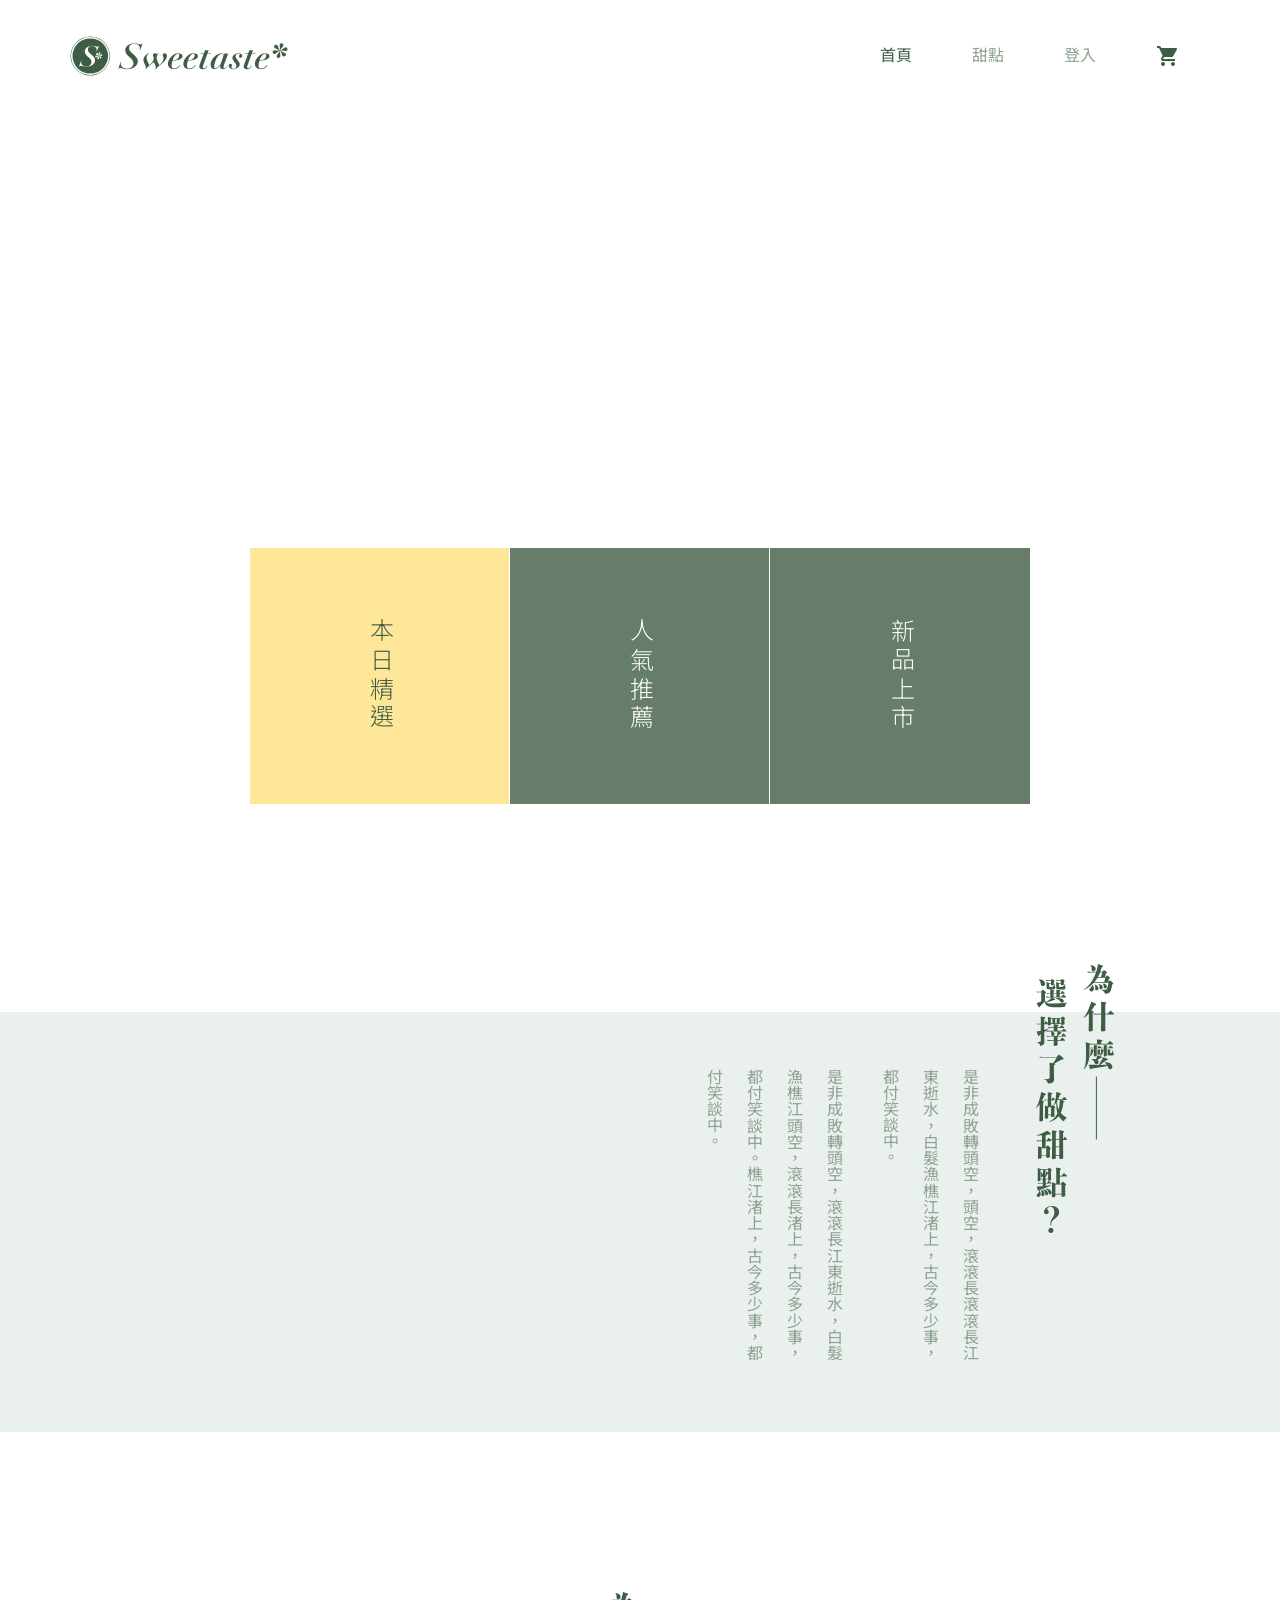
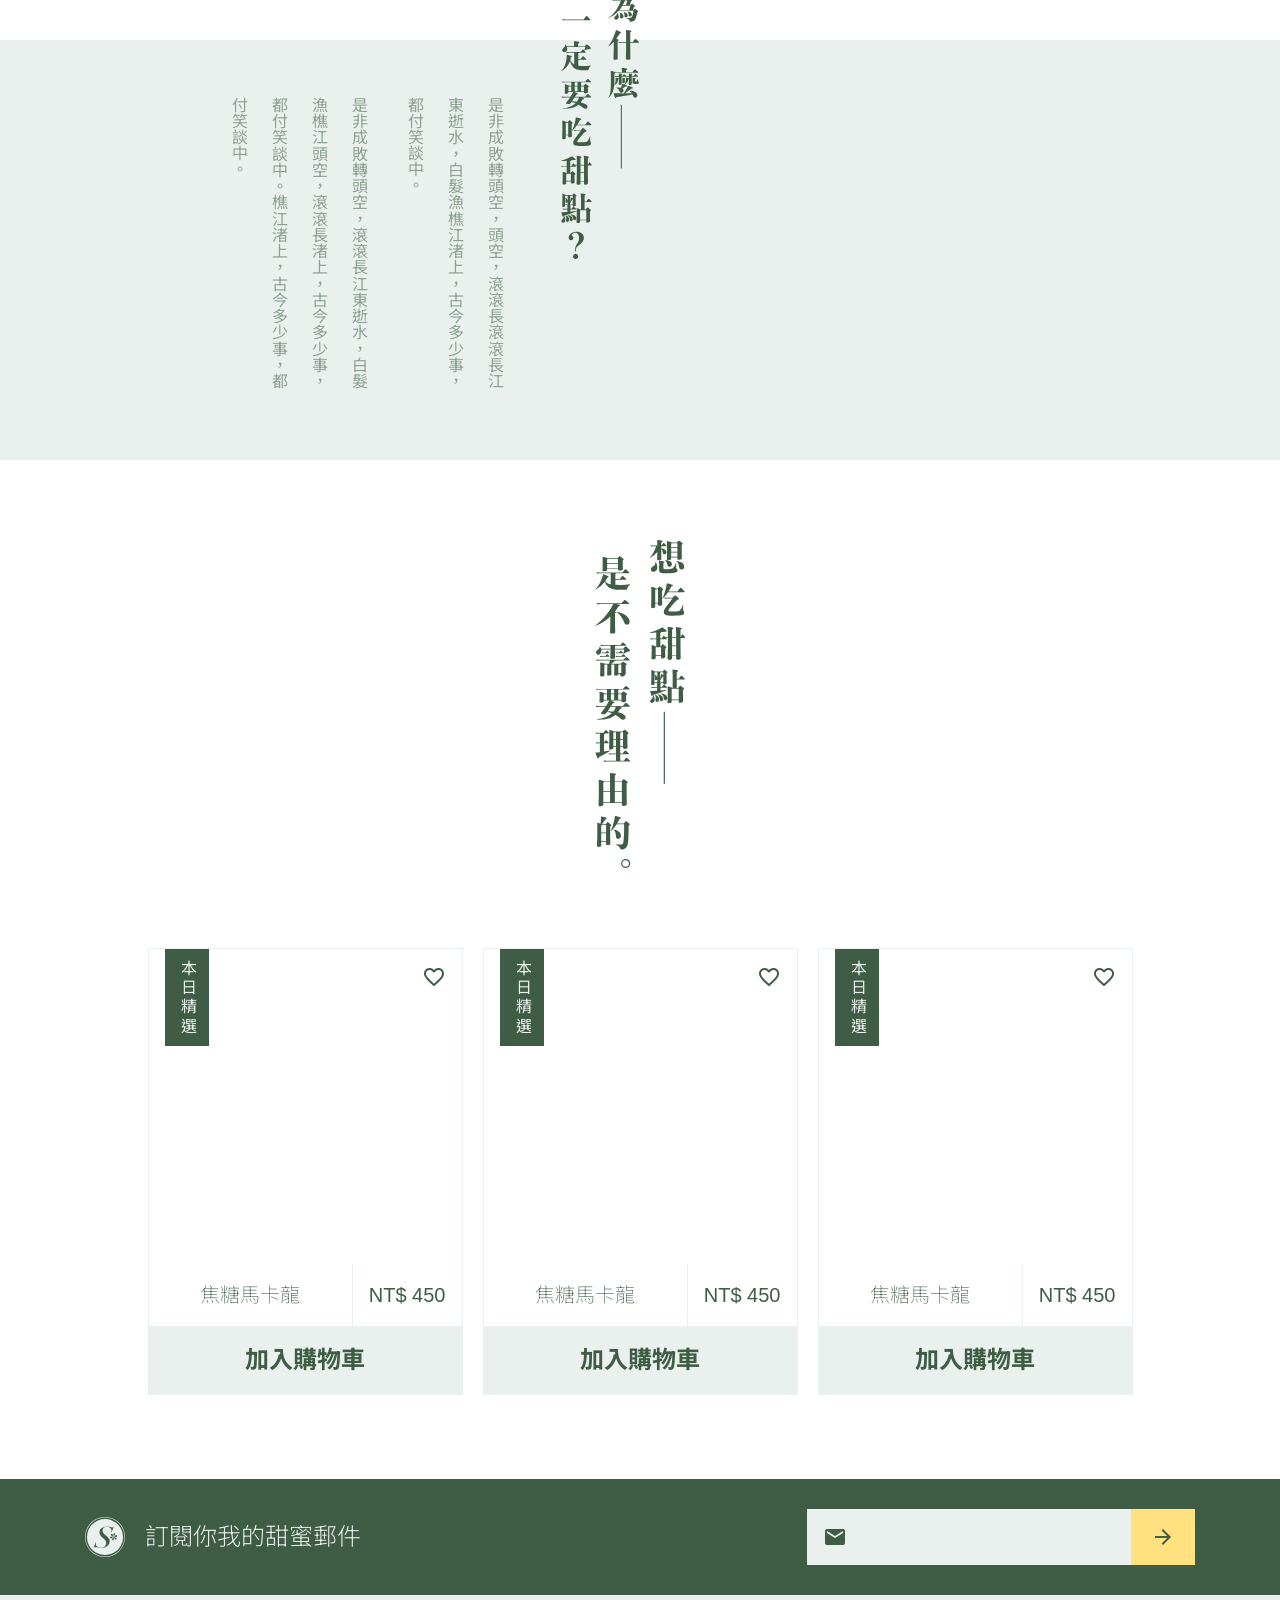
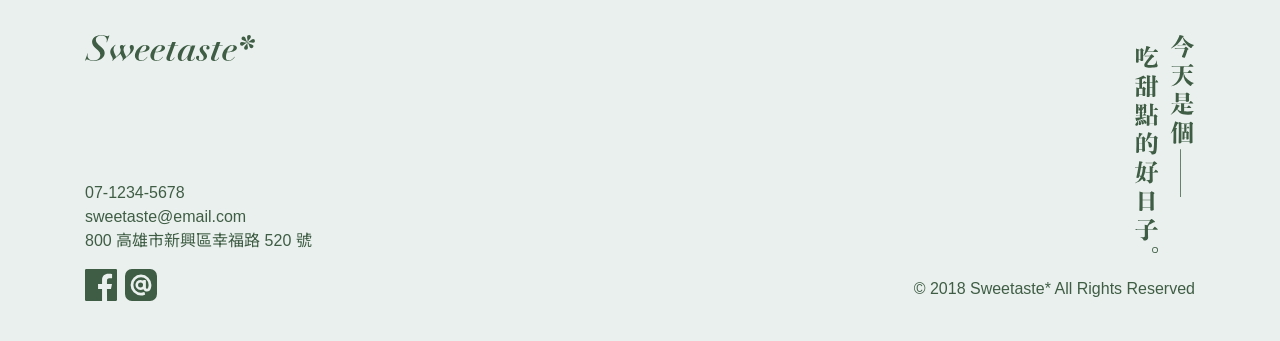
<file: index.html>
<!DOCTYPE html>
<html lang="zh-TW">

<head>
    <meta charset="UTF-8">

    <link rel="shortcut icon" href="assets/img/logo-dark.svg" type="image/x-icon">
    <meta name="viewport" content="width=device-width, initial-scale=1.0">
    <meta http-equiv="X-UA-Compatible" content="ie=edge">
    <title>Excersise*taste</title>

    <link rel="stylesheet" href="assets/css/style.css">
    <link rel="stylesheet" href="assets/vendor/bootstrap.css">

    <link href="https://fonts.googleapis.com/icon?family=Material+Icons" rel="stylesheet">
</head>

<body>
    <div class="container p-0">
        <nav class="l-navbar d-flex justify-content-between p-0">
            <a class="l-navbar__toggler d-md-none d-block">
                <i class="material-icons">
                    menu
                </i>
            </a>
            <div class="l-navbar__brand">
                <a class="" href="index.html">
                </a>
            </div>
            <ul class="l-navbar__menu d-none d-md-flex ml-auto align-items-center">
                <li class="l-navbar__menu__items l-navbar__menu__items--active">
                    <a href="index.html">首頁</a>
                </li>
                <li class="l-navbar__menu__items">
                    <a href="product.html">甜點</a>
                </li>
                <li class="l-navbar__menu__items">
                    <a href="login.html">登入</a>
                </li>
            </ul>
            <a class="l-navbar__cart d-flex align-items-center" href="cart.html">
                <i class="material-icons">
                    shopping_cart
                </i>
            </a>
        </nav>
    </div>
    <div class="wrapper">
        <div class="l-hero">
            <div class="container">
                <div class="row">
                    <div class="l-hero__img"
                        style="background-image: url(https://images.unsplash.com/photo-1473256599800-b48c7c88cd7e?ixlib=rb-0.3.5&ixid=eyJhcHBfaWQiOjEyMDd9&s=ae0d68ab0db4ee79bdce92722b31112b&auto=format&fit=crop&w=2725&q=80)">
                    </div>
                </div>

                <div class="row justify-content-center">
                    <a href="#" class="l-hero__item p-hero__item--active">
                        <div class="l-hero__item__bkg"
                            style="background-image: url(https://images.unsplash.com/photo-1490914327627-9fe8d52f4d90?ixlib=rb-0.3.5&ixid=eyJhcHBfaWQiOjEyMDd9&s=73ed228f25bdefd2291c242f6d390fca&auto=format&fit=crop&w=600&q=60)">
                        </div>
                        <div class="l-hero__item__mask p-hero__item__mask--active"></div>
                        <div class="l-hero__item__text p-hero__item__text--active">
                            本日精選
                        </div>
                    </a>
                    <a href="#" class="l-hero__item">
                        <div class="l-hero__item__bkg"
                            style="background-image: url(https://images.unsplash.com/photo-1474045326708-cdc78c2487cb?ixlib=rb-0.3.5&ixid=eyJhcHBfaWQiOjEyMDd9&s=6b25bcab557acc2d93446512e117f1be&auto=format&fit=crop&w=800&q=60)">
                        </div>
                        <div class="l-hero__item__mask"></div>
                        <div class="l-hero__item__text">
                            人氣推薦
                        </div>
                    </a>
                    <a href="#" class="l-hero__item">
                        <div class="l-hero__item__bkg"
                            style="background-image: url(https://images.unsplash.com/photo-1504473089979-b1c4993a9653?ixlib=rb-0.3.5&ixid=eyJhcHBfaWQiOjEyMDd9&s=9db69b72e1f7d1b4e5c81cee531108ff&auto=format&fit=crop&w=700&q=60)">
                        </div>
                        <div class="l-hero__item__mask"></div>
                        <div class="l-hero__item__text">
                            新品上市
                        </div>
                    </a>
                </div>
            </div>
            <div class="container">

            </div>

        </div>

        <div class="p-about__title-mobile d-block d-md-none">
            <img src="assets/img/sm-橫式-為什麼選擇了做甜點.svg" alt="">
        </div>
        <div class="p-about">
            <div class="container">
                <div class="row">
                    <div class="p-about__txt col-md-5 order-2">
                        <p>
                            是非成敗轉頭空，頭空，滾滾長滾滾長江東逝水，白髮漁樵江渚上，古今多少事，都付笑談中。
                        </p>
                        <p>
                            是非成敗轉頭空，滾滾長江東逝水，白髮漁樵江頭空，滾滾長渚上，古今多少事，都付笑談中。樵江渚上，古今多少事，都付笑談中。
                        </p>
                    </div>
                    <div class="p-about__title d-none d-md-block px-3 order-3">
                        <img src="assets/img/lg-為什麼選擇了做甜點.svg" alt="">
                    </div>
                    <div class="p-about__img col-md-5 text-center">
                        <div class="p-about__img__pic"
                            style="background-image: url(https://images.unsplash.com/photo-1519730722595-a5ff788dea4d?ixlib=rb-0.3.5&ixid=eyJhcHBfaWQiOjEyMDd9&s=2712a33fe9b13532f0682ac4e1e749b8&auto=format&fit=crop&w=600&q=60)">
                        </div>
                    </div>
                </div>
            </div>
        </div>
        <div class="p-about__title-mobile d-block d-md-none">
            <img src="assets/img/sm-橫式-為什麼一定要吃甜點.svg" alt="">
        </div>
        <div class="p-about">
            <div class="container">
                <div class="row">
                    <div class="p-about__img col-md-5 ml-auto order-md-3">
                        <div class="p-about__img__pic"
                            style="background-image: url(https://images.unsplash.com/photo-1501432781167-c0ccfd492297?ixlib=rb-0.3.5&ixid=eyJhcHBfaWQiOjEyMDd9&s=621c4e9986fba1c4514dfdc30e095bd2&auto=format&fit=crop&w=600&q=60)">
                        </div>
                    </div>
                    <div class="p-about__txt col-md-5  order-md-1">
                        <p>
                            是非成敗轉頭空，頭空，滾滾長滾滾長江東逝水，白髮漁樵江渚上，古今多少事，都付笑談中。
                        </p>
                        <p>
                            是非成敗轉頭空，滾滾長江東逝水，白髮漁樵江頭空，滾滾長渚上，古今多少事，都付笑談中。樵江渚上，古今多少事，都付笑談中。
                        </p>
                    </div>
                    <div class="p-about__title d-none px-3 d-md-block order-md-2">
                        <img src="assets/img/lg-為什麼一定要吃甜點.svg" alt="">
                    </div>
                </div>
            </div>
        </div>
        <div class="p-about__title-mobile d-block d-md-none">
            <img src="assets/img/sm-橫式-想吃甜點是不需要理由的.svg" alt="">
        </div>
        <div class="p-quote d-md-flex d-none justify-content-center">
            <img src="assets/img/lg-想吃甜點是不需要理由的.svg" alt="">
        </div>
        <div class="container">
            <ul class="row justify-content-center p-0">
                <li class="m-card">
                    <div class="m-card__img"
                        style="background-image: url(https://images.unsplash.com/photo-1514517220017-8ce97a34a7b6?ixlib=rb-0.3.5&ixid=eyJhcHBfaWQiOjEyMDd9&s=7c376ffa487bcd258df29dc881b10703&auto=format&fit=crop&w=700&q=60)">
                        <div class="m-card__img__tag">本日精選</div>
                        <div class="m-card__img__like"><i class="material-icons">
                                favorite_border
                            </i></div>
                    </div>
                    <div class="m-card__info d-flex text-center">
                        <div class="m-card__info__title flex-grow-1">焦糖馬卡龍</div>
                        <div class="m-card__info__price">NT$ 450</div>
                    </div>
                    <a href="#" class="m-card__submit text-center">
                        加入購物車
                    </a>
                </li>
                <li class="m-card  d-none d-md-flex">
                    <div class="m-card__img"
                        style="background-image: url(https://images.unsplash.com/photo-1525203135335-74d272fc8d9c?ixlib=rb-0.3.5&ixid=eyJhcHBfaWQiOjEyMDd9&s=61b27d2cefd0dd094b5439f897b43bb7&auto=format&fit=crop&w=700&q=60)">
                        <div class="m-card__img__tag">本日精選</div>
                        <div class="m-card__img__like"><i class="material-icons">
                                favorite_border
                            </i></div>
                    </div>
                    <div class="m-card__info d-flex text-center">
                        <div class="m-card__info__title flex-grow-1">焦糖馬卡龍</div>
                        <div class="m-card__info__price">NT$ 450</div>
                    </div>
                    <a href="#" class="m-card__submit text-center">
                        加入購物車
                    </a>
                </li>
                <li class="m-card d-none d-md-flex">
                    <div class="m-card__img"
                        style="background-image: url(https://images.unsplash.com/photo-1504473089979-b1c4993a9653?ixlib=rb-0.3.5&ixid=eyJhcHBfaWQiOjEyMDd9&s=9db69b72e1f7d1b4e5c81cee531108ff&auto=format&fit=crop&w=700&q=60)">
                        <div class="m-card__img__tag">本日精選</div>
                        <div class="m-card__img__like"><i class="material-icons">
                                favorite_border
                            </i></div>
                    </div>
                    <div class="m-card__info d-flex text-center">
                        <div class="m-card__info__title flex-grow-1">焦糖馬卡龍</div>
                        <div class="m-card__info__price">NT$ 450</div>
                    </div>
                    <a href="#" class="m-card__submit text-center">
                        加入購物車
                    </a>
                </li>
            </ul>
        </div>
    </div>
    <div class="l-register">
        <div class="container">
            <div class="row">
                <div class="l-register__title col-md-6 d-flex align-items-center">
                    <img src="assets/img/logo-light.svg" alt="logo-light">
                    <h4>訂閱你我的甜蜜郵件</h4>
                </div>
                <form class="l-register__form col-md-6 d-flex justify-content-md-end">
                    <i class="material-icons">
                        mail
                    </i>
                    <input class="l-register__form__text" type="email">
                    <button class="l-register__submit e-button">
                        <i class="material-icons">
                            arrow_forward
                        </i>
                    </button>
                </form>
            </div>
        </div>
    </div>
    <footer class="l-footer">
        <div class="container">
            <div class="row">
                <div class="col-md-6 d-flex flex-column justify-content-md-between">
                    <div class="l-footer__logo mb-3"></div>

                    <div class="l-footer__contact">
                        <p>
                            <a href="tel:07-1234-5678">07-1234-5678</a>
                            <br>
                            <a href="mailto:sweetaste@email.com">sweetaste@email.com</a>
                            <br>
                            800 高雄市新興區幸福路 520 號
                        </p>
                        <div class="l-footer__social d-flex">
                            <a href="#">
                                <img src="assets/img/ic-facebook.svg" alt="facebook">
                            </a>
                            <a href="#"><img src="assets/img/ic-line@.svg" alt="line"></a>
                        </div>
                    </div>
                </div>
                <div class="col-md-6">
                    <div class="l-footer__summ d-none d-md-block"></div>
                    <div class="l-footer__copyright text-md-right mt-4">©&nbsp;2018 Sweetaste* All Rights Reserved</div>
                </div>
            </div>
        </div>
        </div>

    </footer>


</body>


</html>
</file>
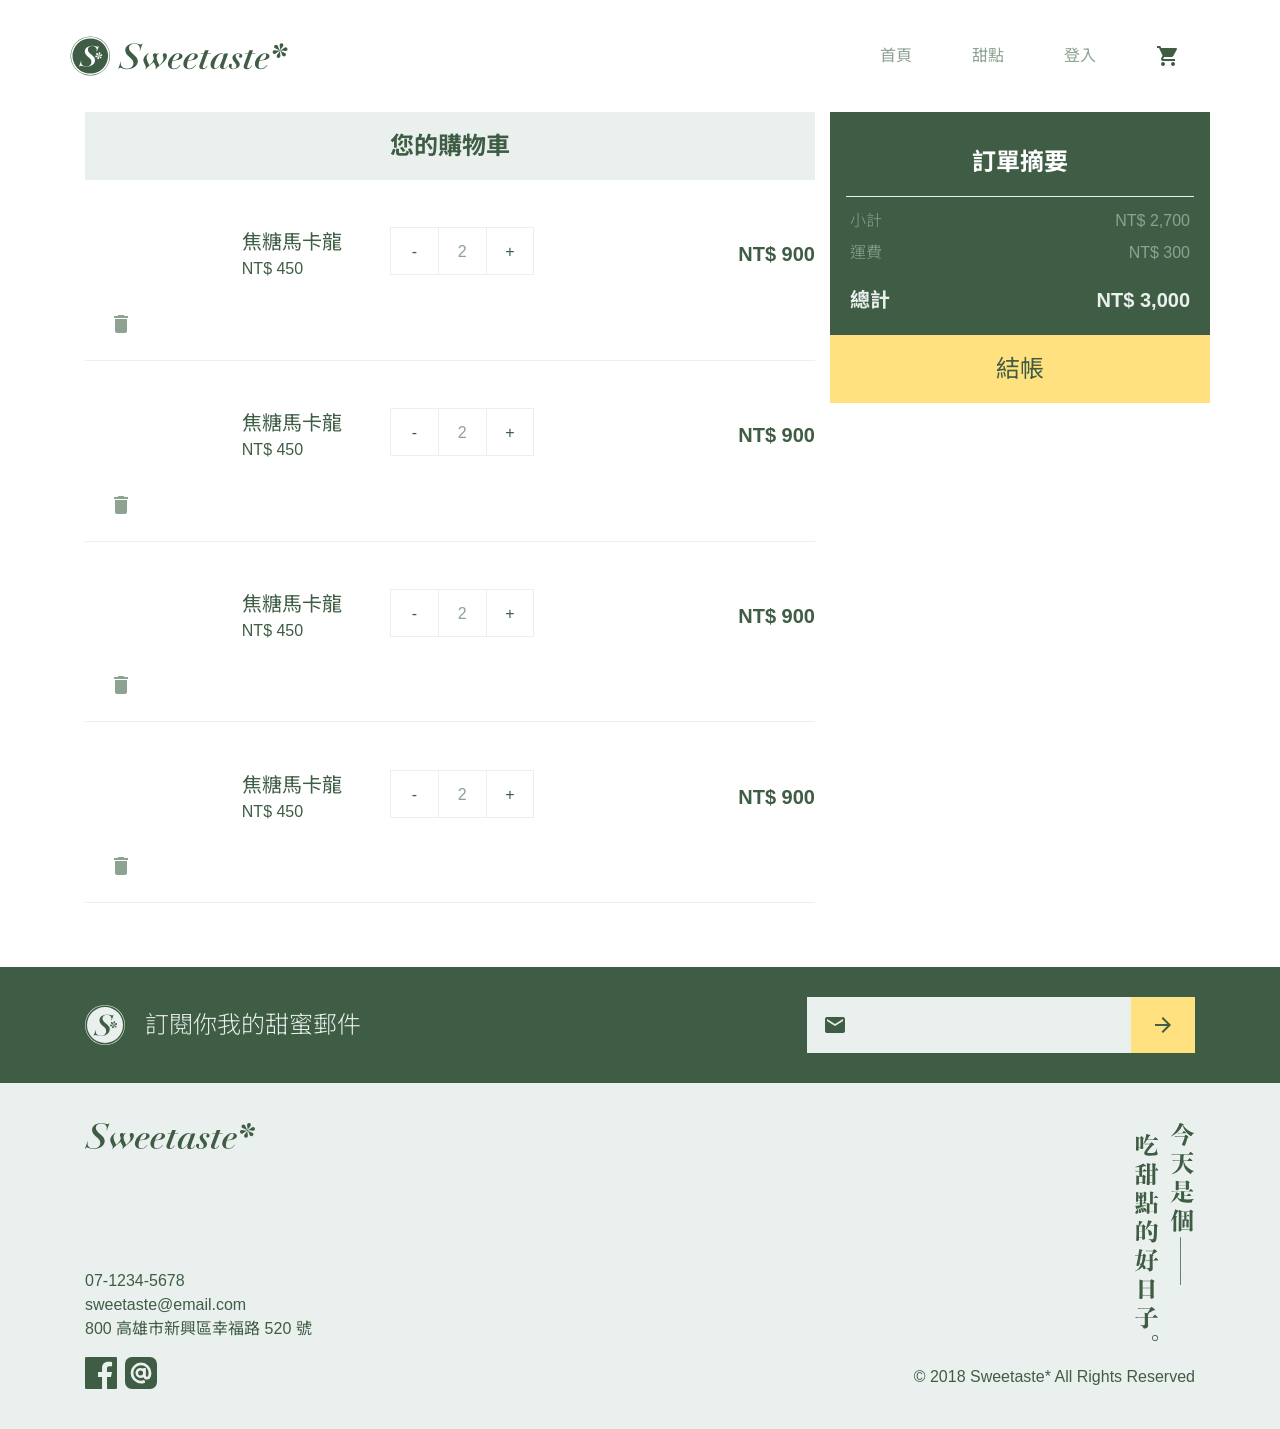
<file: cart.html>
<!DOCTYPE html>
<html lang="zh-TW">

<head>
    <meta charset="UTF-8">

    <link rel="shortcut icon" href="assets/img/logo-dark.svg" type="image/x-icon">
    <meta name="viewport" content="width=device-width, initial-scale=1.0">
    <meta http-equiv="X-UA-Compatible" content="ie=edge">
    <title>Excersise*taste</title>

    <link rel="stylesheet" href="assets/css/style.css">
    <link rel="stylesheet" href="assets/vendor/bootstrap.css">

    <link href="https://fonts.googleapis.com/icon?family=Material+Icons" rel="stylesheet">
</head>

<body>
    <div class="container p-0">
        <nav class="l-navbar d-flex justify-content-between p-0">
            <a class="l-navbar__toggler d-md-none d-block">
                <i class="material-icons">
                    menu
                </i>
            </a>
            <div class="l-navbar__brand">
                <a class="" href="index.html">
                </a>
            </div>
            <ul class="l-navbar__menu d-none d-md-flex ml-auto align-items-center">
                <li class="l-navbar__menu__items">
                    <a href="index.html">首頁</a>
                </li>
                <li class="l-navbar__menu__items">
                    <a href="product.html">甜點</a>
                </li>
                <li class="l-navbar__menu__items">
                    <a href="login.html">登入</a>
                </li>
            </ul>
            <a class="l-navbar__cart d-flex align-items-center" href="cart.html">
                <i class="material-icons">
                    shopping_cart
                </i>
            </a>
        </nav>
    </div>


    <div class="wrapper">
        <div class="container">
            <div class="p-cart row">
                <div class="col-md-8">
                    <div class="p-cart__title text-center py-3">
                        您的購物車
                    </div>
                    <div class="p-cart__item d-flex align-items-center flex-wrap">
                        <div class="p-cart__item__img"
                            style="background-image:
                            url(https://images.unsplash.com/photo-1525203135335-74d272fc8d9c?ixlib=rb-0.3.5&ixid=eyJhcHBfaWQiOjEyMDd9&s=61b27d2cefd0dd094b5439f897b43bb7&auto=format&fit=crop&w=700&q=60)">
                        </div>
                        <div class="d-flex flex-wrap  flex-grow-1 flex-md-row flex-column   ml-3 ml-md-5">
                            <div class="p-cart__item__name mr-5">
                                焦糖馬卡龍
                                <span class="d-block">NT$ 450</span>
                            </div>
                            <nav class="p-cart__item__page  m-page d-flex">
                                <ul class="m-page__content d-flex p-0">
                                    <div class="m-page__item">
                                        <a href="#" class="m__page__link">-</a>
                                    </div>
                                    <div class="m-page__item no-hover">
                                        <input type="text" class="m__page__link" placeholder="2">
                                    </div>

                                    <div class="m-page__item">
                                        <a href="#" class="m__page__link">+</a>
                                    </div>
                                </ul>
                            </nav>
                        </div>
                        <div class="p-cart__item__price">
                            NT$ 900
                        </div>
                        <a href="#" class="p-cart__item__delete d-none d-md-block mx-4">
                            <i class="material-icons">
                                delete_outline
                            </i>
                        </a>
                    </div>

                    <div class="p-cart__item d-flex align-items-center flex-wrap">
                        <div class="p-cart__item__img"
                            style="background-image:
                            url(https://images.unsplash.com/photo-1514517220017-8ce97a34a7b6?ixlib=rb-0.3.5&ixid=eyJhcHBfaWQiOjEyMDd9&s=7c376ffa487bcd258df29dc881b10703&auto=format&fit=crop&w=700&q=60)">
                        </div>
                        <div class="d-flex flex-wrap  flex-grow-1 flex-md-row flex-column   ml-3 ml-md-5">
                            <div class="p-cart__item__name mr-5">
                                焦糖馬卡龍
                                <span class="d-block">NT$ 450</span>
                            </div>
                            <nav class="p-cart__item__page  m-page d-flex">
                                <ul class="m-page__content d-flex p-0">
                                    <div class="m-page__item">
                                        <a href="#" class="m__page__link">-</a>
                                    </div>
                                    <div class="m-page__item no-hover">
                                        <input type="text" class="m__page__link" placeholder="2">
                                    </div>
                                    <div class="m-page__item">
                                        <a href="#" class="m__page__link">+</a>
                                    </div>
                                </ul>
                            </nav>
                        </div>
                        <div class="p-cart__item__price">
                            NT$ 900
                        </div>
                        <a href="#" class="p-cart__item__delete d-none d-md-block mx-4">
                            <i class="material-icons">
                                delete_outline
                            </i>
                        </a>
                    </div>

                    <div class="p-cart__item d-flex align-items-center flex-wrap">
                        <div class="p-cart__item__img"
                            style="background-image:
                            url(https://images.unsplash.com/photo-1512484457149-266d165a4eca?ixlib=rb-0.3.5&ixid=eyJhcHBfaWQiOjEyMDd9&s=786581a33fd6c9343735655439ce2e5a&auto=format&fit=crop&w=800&q=60)">
                        </div>
                        <div class="d-flex flex-wrap  flex-grow-1 flex-md-row flex-column   ml-3 ml-md-5">
                            <div class="p-cart__item__name mr-5">
                                焦糖馬卡龍
                                <span class="d-block">NT$ 450</span>
                            </div>
                            <nav class="p-cart__item__page  m-page d-flex">
                                <ul class="m-page__content d-flex p-0">
                                    <div class="m-page__item">
                                        <a href="#" class="m__page__link">-</a>
                                    </div>
                                    <div class="m-page__item no-hover">
                                        <input type="text" class="m__page__link" placeholder="2">
                                    </div>
                                    <div class="m-page__item">
                                        <a href="#" class="m__page__link">+</a>
                                    </div>
                                </ul>
                            </nav>
                        </div>
                        <div class="p-cart__item__price">
                            NT$ 900
                        </div>
                        <a href="#" class="p-cart__item__delete d-none d-md-block mx-4">
                            <i class="material-icons">
                                delete_outline
                            </i>
                        </a>
                    </div>
                    <div class="p-cart__item d-flex align-items-center flex-wrap">
                        <div class="p-cart__item__img"
                            style="background-image:
                            url(https://images.unsplash.com/photo-1504473089979-b1c4993a9653?ixlib=rb-0.3.5&ixid=eyJhcHBfaWQiOjEyMDd9&s=9db69b72e1f7d1b4e5c81cee531108ff&auto=format&fit=crop&w=700&q=60)">
                        </div>
                        <div class="d-flex flex-wrap  flex-grow-1 flex-md-row flex-column   ml-3 ml-md-5">
                            <div class="p-cart__item__name mr-5">
                                焦糖馬卡龍
                                <span class="d-block">NT$ 450</span>
                            </div>
                            <nav class="p-cart__item__page  m-page d-flex">
                                <ul class="m-page__content d-flex p-0">
                                    <div class="m-page__item">
                                        <a href="#" class="m__page__link">-</a>
                                    </div>
                                    <div class="m-page__item no-hover">
                                        <input type="text" class="m__page__link" placeholder="2">
                                    </div>
                                    <div class="m-page__item">
                                        <a href="#" class="m__page__link">+</a>
                                    </div>
                                </ul>
                            </nav>
                        </div>
                        <div class="p-cart__item__price">
                            NT$ 900
                        </div>
                        <a href="#" class="p-cart__item__delete d-none d-md-block mx-4">
                            <i class="material-icons">
                                delete_outline
                            </i>
                        </a>
                    </div>
                </div>


                <div class="col-md-4 p-0">
                    <div class="p-cart__checkout p-3">
                        <div class="p-cart__title text-center py-3 mb-2">訂單摘要</div>
                        <table class="m-table p-cart__checkout__table">
                            <tbody>
                                <tr>
                                    <td>小計</td>
                                    <td class="text-right">NT$ 2,700</td>
                                </tr>
                                <tr>
                                    <td>運費</td>
                                    <td class="text-right">NT$ 300</td>
                                </tr>
                                <tr class="p-cart__checkout__result">
                                    <td>總計</td>
                                    <td class="text-right">NT$ 3,000</td>
                                </tr>
                            </tbody>
                        </table>
                    </div>
                    <button class="p-cart e-button e-button-text" onclick="location.href='checkout.html'">
                        結帳
                    </button>
                </div>
            </div>
        </div>

    </div>

    <div class="l-register">
        <div class="container">
            <div class="row">
                <div class="l-register__title col-md-6 d-flex align-items-center">
                    <img src="assets/img/logo-light.svg" alt="logo-light">
                    <h4>訂閱你我的甜蜜郵件</h4>
                </div>
                <form class="l-register__form col-md-6 d-flex justify-content-md-end">
                    <i class="material-icons">
                        mail
                    </i>
                    <input class="l-register__form__text" type="email">
                    <button class="l-register__submit e-button">
                        <i class="material-icons">
                            arrow_forward
                        </i>
                    </button>
                </form>
            </div>
        </div>
    </div>
    <footer class="l-footer">
        <div class="container">
            <div class="row">
                <div class="col-md-6 d-flex flex-column justify-content-md-between">
                    <div class="l-footer__logo mb-3"></div>

                    <div class="l-footer__contact">
                        <p>
                            <a href="tel:07-1234-5678">07-1234-5678</a>
                            <br>
                            <a href="mailto:sweetaste@email.com">sweetaste@email.com</a>
                            <br>
                            800 高雄市新興區幸福路 520 號
                        </p>
                        <div class="l-footer__social d-flex">
                            <a href="#">
                                <img src="assets/img/ic-facebook.svg" alt="facebook">
                            </a>
                            <a href="#"><img src="assets/img/ic-line@.svg" alt="line"></a>
                        </div>
                    </div>
                </div>
                <div class="col-md-6">
                    <div class="l-footer__summ d-none d-md-block"></div>
                    <div class="l-footer__copyright text-md-right mt-4">©&nbsp;2018 Sweetaste* All Rights Reserved
                    </div>
                </div>
            </div>
        </div>
        </div>
    </footer>
</body>
</file>
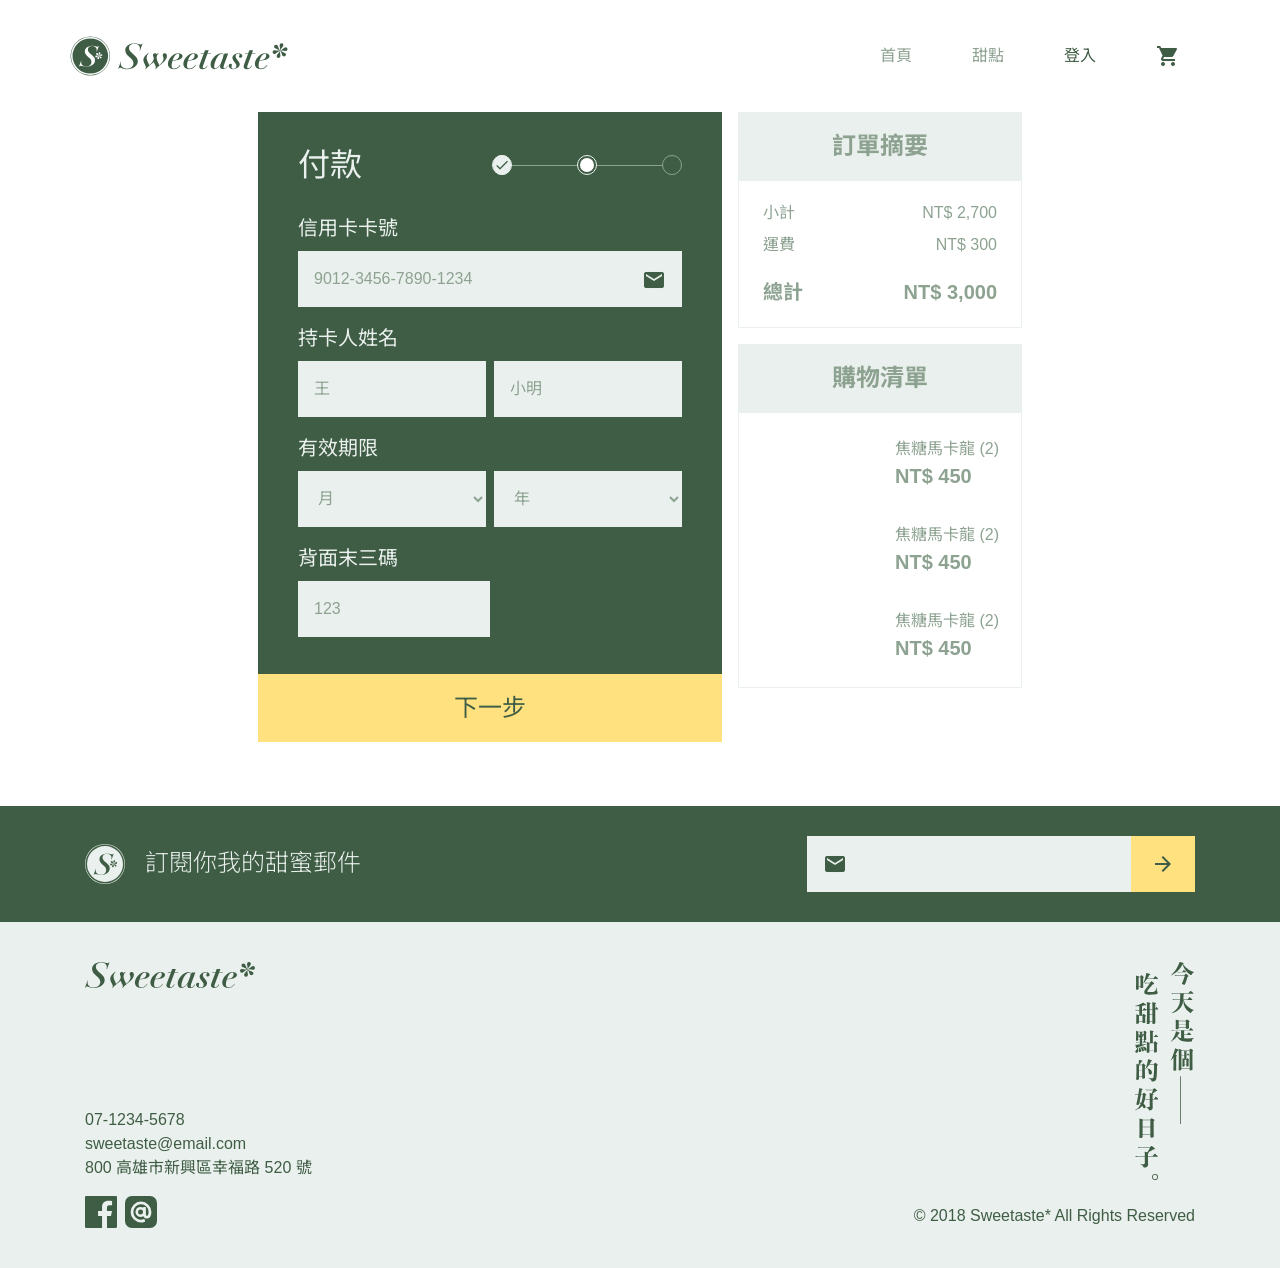
<file: checkout-2.html>
<!DOCTYPE html>
<html lang="zh-TW">

<head>
    <meta charset="UTF-8">

    <link rel="shortcut icon" href="assets/img/logo-dark.svg" type="image/x-icon">
    <meta name="viewport" content="width=device-width, initial-scale=1.0">
    <meta http-equiv="X-UA-Compatible" content="ie=edge">
    <title>Excersise*taste</title>

    <link rel="stylesheet" href="assets/css/style.css">
    <link rel="stylesheet" href="assets/vendor/bootstrap.css">

    <link href="https://fonts.googleapis.com/icon?family=Material+Icons" rel="stylesheet">
</head>

<body>
    <div class="container p-0">
        <nav class="l-navbar d-flex justify-content-between p-0">
            <a class="l-navbar__toggler d-md-none d-block">
                <i class="material-icons">
                    menu
                </i>
            </a>
            <div class="l-navbar__brand">
                <a class="" href="index.html">
                </a>
            </div>
            <ul class="l-navbar__menu d-none d-md-flex ml-auto align-items-center">
                <li class="l-navbar__menu__items">
                    <a href="index.html">首頁</a>
                </li>
                <li class="l-navbar__menu__items">
                    <a href="product.html">甜點</a>
                </li>
                <li class="l-navbar__menu__items l-navbar__menu__items--active">
                    <a href="login.html">登入</a>
                </li>
            </ul>
            <a class="l-navbar__cart d-flex align-items-center" href="cart.html">
                <i class="material-icons">
                    shopping_cart
                </i>
            </a>
        </nav>
    </div>

    <div class="wrapper">
        <div class="container">
            <div class="row justify-content-center">
                <div class="p-checkout__form">
                    <form class="m-form">
                        <div class="mb-4 d-flex align-items-center">
                            <div class="m-form__title flex-grow-1">
                                付款
                            </div>
                            <ul class="e-process d-flex justify-content-between  flex-grow-1">
                                <li class="e-process__icon e-process__icon--check">
                                    <i class="material-icons">
                                        check
                                    </i>
                                </li>
                                <li class="e-process__icon  e-process__icon--check">
                                    <i class="circle">
                                    </i>
                                </li>
                                <li class="e-process__icon e-process__icon--uncheck">
                                </li>
                            </ul>


                        </div>
                        <div class="m-form__wrapper">
                            <div class="m-form__group pb-3">
                                <label for="creditCard">信用卡卡號</label>
                                <div class="p-checkout__inputGroup">
                                    <input class="m-form__text mw-100" id="creditCard" type="text"
                                        placeholder="9012-3456-7890-1234">
                                    <i class="material-icons">
                                        mail
                                    </i>
                                </div>
                            </div>
                            <div class="m-form__group pb-3">
                                <label for="firstName">持卡人姓名</label>
                                <div class="d-flex flex-wrap">
                                    <div class="m-form__group col">
                                        <input class="m-form__text" id="firstName" type="text" placeholder="王">
                                    </div>
                                    <div class="m-form__group col">
                                        <input class="m-form__text" id="lastName" type="text" placeholder="小明">
                                    </div>
                                </div>
                            </div>
                            <div class="m-form__group pb-3">
                                <label for="firstName">有效期限</label>
                                <div class="d-flex flex-wrap">
                                    <div class="m-form__group col">
                                        <select class="m-form__text " id="firstName" type="date">
                                            <option value="">月</option>
                                            <option value="">09</option>
                                            <option value="">10</option>
                                            <option value="">11</option>
                                            <option value="">12</option>
                                        </select>
                                    </div>
                                    <div class="m-form__group col">
                                        <select class="m-form__text " id="firstName" type="date">
                                            <option value="">年</option>
                                            <option value="">2020</option>
                                            <option value="">2021</option>
                                        </select>
                                    </div>
                                </div>
                            </div>

                            <div class="m-form__group">
                                <label for="adderss">背面末三碼</label>
                                <div class="d-flex flex-wrap pb-2">
                                    <div class="m-form__group col-6 p-0">
                                        <input class="m-form__text" id="code" type="text" placeholder="123">
                                    </div>
                                </div>

                            </div>
                        </div>
                    </form>
                    <button class="e-button e-button-text" onclick="location.href='checkout-3-1.html'">
                        下一步
                    </button>
                </div>

                <div class="p-checkout__order pl-3 d-md-block d-none">
                    <div class="p-checkout__order__wrapper mb-3">
                        <div class="p-checkout__order__title text-center py-3">訂單摘要</div>
                        <div class="p-checkout__order__list">
                            <table class="m-table">
                                <tbody>
                                    <tr>
                                        <td>小計</td>
                                        <td class="text-right">NT$ 2,700</td>
                                    </tr>
                                    <tr>
                                        <td>運費</td>
                                        <td class="text-right">NT$ 300</td>
                                    </tr>
                                    <tr class="p-cart__checkout__result">
                                        <td>總計</td>
                                        <td class="text-right">NT$ 3,000</td>
                                    </tr>
                                </tbody>
                            </table>
                        </div>
                    </div>
                    <div class="p-checkout__order__wrapper mb-3">
                        <div class="p-checkout__order__title text-center py-3">購物清單</div>
                        <ul class="p-checkout__order__list">
                            <li class="d-flex mb-3">
                                <div class="p-checkout__order__list__img"
                                    style="background-image:url(https://images.unsplash.com/photo-1504473089979-b1c4993a9653?ixlib=rb-0.3.5&ixid=eyJhcHBfaWQiOjEyMDd9&s=9db69b72e1f7d1b4e5c81cee531108ff&auto=format&fit=crop&w=700&q=60)">
                                </div>
                                <div class="p-checkout__order__list__name ml-3 py-2">
                                    焦糖馬卡龍 (2)
                                    <span class="d-block">NT$ 450</span>
                                </div>
                            </li>
                            <li class="d-flex mb-3">
                                <div class="p-checkout__order__list__img"
                                    style="background-image:url(https://images.unsplash.com/photo-1504473089979-b1c4993a9653?ixlib=rb-0.3.5&ixid=eyJhcHBfaWQiOjEyMDd9&s=9db69b72e1f7d1b4e5c81cee531108ff&auto=format&fit=crop&w=700&q=60)">
                                </div>
                                <div class="p-checkout__order__list__name ml-3 py-2">
                                    焦糖馬卡龍 (2)
                                    <span class="d-block">NT$ 450</span>
                                </div>
                            </li>
                            <li class="d-flex">
                                <div class="p-checkout__order__list__img"
                                    style="background-image:url(https://images.unsplash.com/photo-1504473089979-b1c4993a9653?ixlib=rb-0.3.5&ixid=eyJhcHBfaWQiOjEyMDd9&s=9db69b72e1f7d1b4e5c81cee531108ff&auto=format&fit=crop&w=700&q=60)">
                                </div>
                                <div class="p-checkout__order__list__name ml-3 py-2">
                                    焦糖馬卡龍 (2)
                                    <span class="d-block">NT$ 450</span>
                                </div>
                            </li>
                        </ul>
                    </div>
                </div>

            </div>
        </div>
    </div>


    <div class="l-register">
        <div class="container">
            <div class="row">
                <div class="l-register__title col-md-6 d-flex align-items-center">
                    <img src="assets/img/logo-light.svg" alt="logo-light">
                    <h4>訂閱你我的甜蜜郵件</h4>
                </div>
                <form class="l-register__form col-md-6 d-flex justify-content-md-end">
                    <i class="material-icons">
                        mail
                    </i>
                    <input class="l-register__form__text" type="email">
                    <button class="l-register__submit e-button">
                        <i class="material-icons">
                            arrow_forward
                        </i>
                    </button>
                </form>
            </div>
        </div>
    </div>
    <footer class="l-footer">
        <div class="container">
            <div class="row">
                <div class="col-md-6 d-flex flex-column justify-content-md-between">
                    <div class="l-footer__logo mb-3"></div>

                    <div class="l-footer__contact">
                        <p>
                            <a href="tel:07-1234-5678">07-1234-5678</a>
                            <br>
                            <a href="mailto:sweetaste@email.com">sweetaste@email.com</a>
                            <br>
                            800 高雄市新興區幸福路 520 號
                        </p>
                        <div class="l-footer__social d-flex">
                            <a href="#">
                                <img src="assets/img/ic-facebook.svg" alt="facebook">
                            </a>
                            <a href="#"><img src="assets/img/ic-line@.svg" alt="line"></a>
                        </div>
                    </div>
                </div>
                <div class="col-md-6">
                    <div class="l-footer__summ d-none d-md-block"></div>
                    <div class="l-footer__copyright text-md-right mt-4">©&nbsp;2018 Sweetaste* All Rights Reserved
                    </div>
                </div>
            </div>
        </div>
        </div>
    </footer>
</body>
</file>
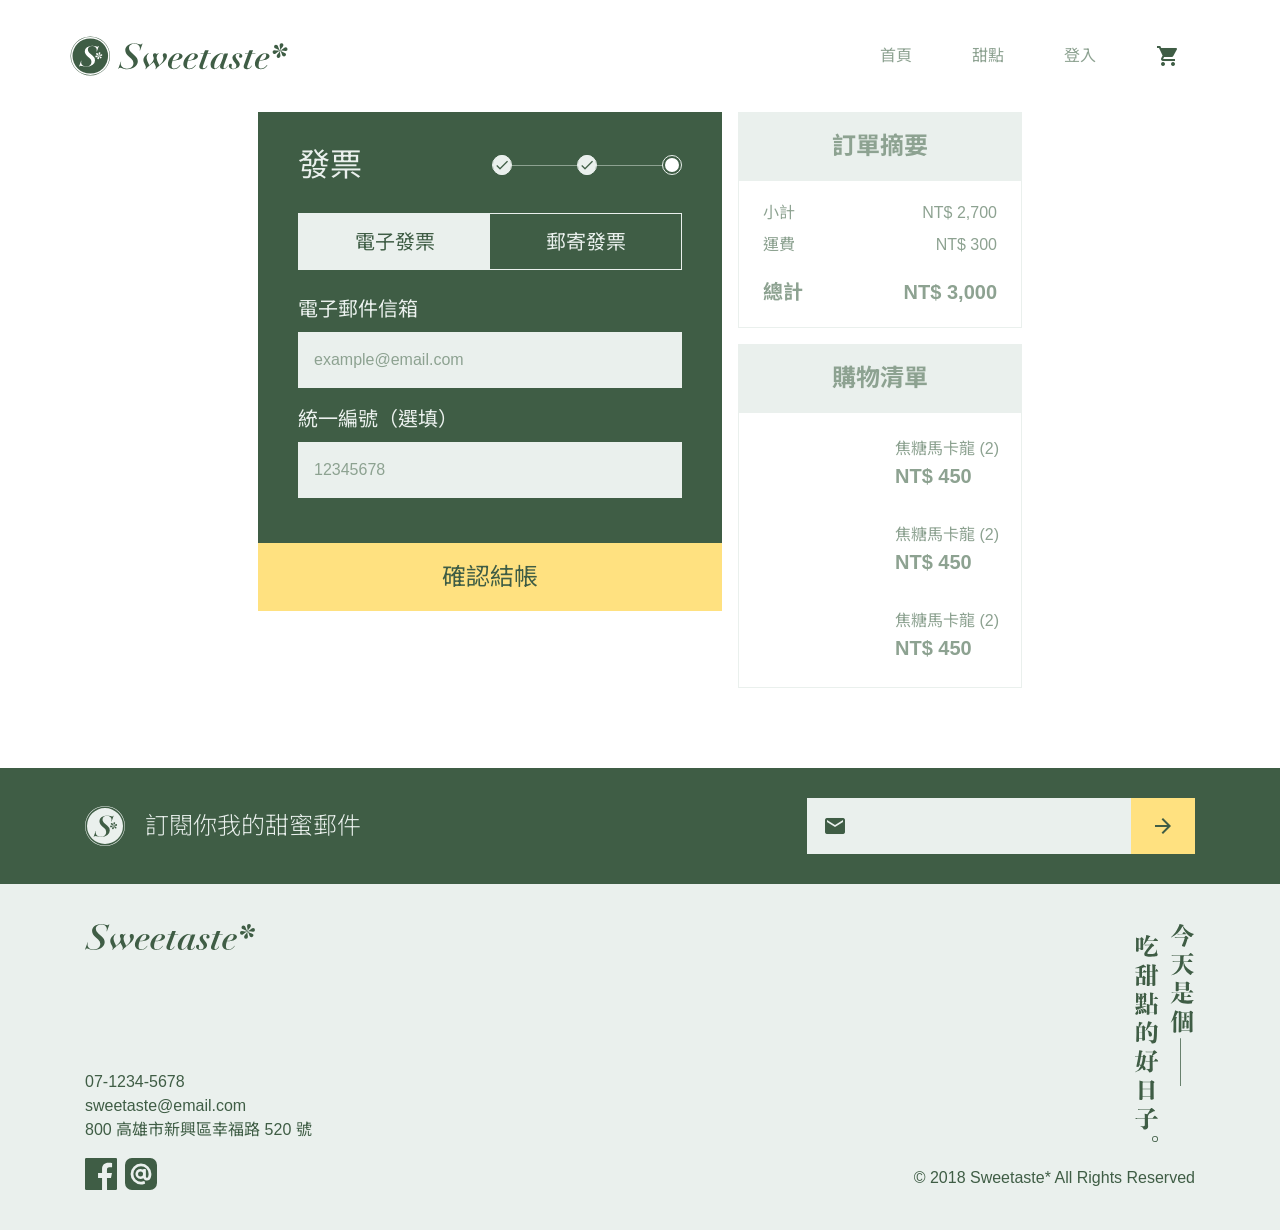
<file: checkout-3-1.html>
<!DOCTYPE html>
<html lang="zh-TW">

<head>
    <meta charset="UTF-8">

    <link rel="shortcut icon" href="assets/img/logo-dark.svg" type="image/x-icon">
    <meta name="viewport" content="width=device-width, initial-scale=1.0">
    <meta http-equiv="X-UA-Compatible" content="ie=edge">
    <title>Excersise*taste</title>

    <link rel="stylesheet" href="assets/css/style.css">
    <link rel="stylesheet" href="assets/vendor/bootstrap.css">

    <link href="https://fonts.googleapis.com/icon?family=Material+Icons" rel="stylesheet">
</head>

<body>
    <div class="container p-0">
        <nav class="l-navbar d-flex justify-content-between p-0">
            <a class="l-navbar__toggler d-md-none d-block">
                <i class="material-icons">
                    menu
                </i>
            </a>
            <div class="l-navbar__brand">
                <a class="" href="index.html">
                </a>
            </div>
            <ul class="l-navbar__menu d-none d-md-flex ml-auto align-items-center">
                <li class="l-navbar__menu__items">
                    <a href="index.html">首頁</a>
                </li>
                <li class="l-navbar__menu__items">
                    <a href="product.html">甜點</a>
                </li>
                <li class="l-navbar__menu__items">
                    <a href="login.html">登入</a>
                </li>
            </ul>
            <a class="l-navbar__cart d-flex align-items-center" href="cart.html">
                <i class="material-icons">
                    shopping_cart
                </i>
            </a>
        </nav>
    </div>

    <div class="wrapper">
        <div class="container">
            <div class="row justify-content-center">
                <div class="p-checkout__form">
                    <form class="m-form">
                        <div class="mb-4 d-flex align-items-center">
                            <div class="m-form__title flex-grow-1">
                                發票
                            </div>
                            <ul class="e-process d-flex justify-content-between  flex-grow-1">
                                <li class="e-process__icon e-process__icon--check">
                                    <i class="material-icons">
                                        check
                                    </i>
                                </li>
                                <li class="e-process__icon  e-process__icon--check">
                                    <i class="material-icons">
                                        check
                                    </i>
                                </li>
                                <li class="e-process__icon  e-process__icon--check">
                                    <i class="circle">
                                    </i>
                                </li>
                            </ul>
                        </div>
                        <ul class="mb-4 p-checkout__btnGroup d-flex">
                            <li class="p-checkout__btnGroup--active flex-grow-1 text-center">
                                <a href="checkout-3-1.html">電子發票</a>
                            </li>
                            <li class="flex-grow-1 text-center">
                                <a href="checkout-3-2.html">郵寄發票</a>
                            </li>
                        </ul>
                        <div class="m-form__wrapper">
                            <div class="m-form__group pb-3">
                                <label for="email">電子郵件信箱</label>
                                <input class="m-form__text mw-100" id="email" type="email"
                                    placeholder="example@email.com">
                            </div>
                            <div class="m-form__group pb-3">
                                <label for="number">統一編號（選填）</label>
                                <input class="m-form__text mw-100" id="number" type="text" placeholder="12345678">
                            </div>
                        </div>
                    </form>
                    <button class="e-button e-button-text" onclick="location.href='checkout-success.html'">
                        確認結帳
                    </button>
                </div>

                <div class="p-checkout__order pl-3 d-md-block d-none">
                    <div class="p-checkout__order__wrapper mb-3">
                        <div class="p-checkout__order__title text-center py-3">訂單摘要</div>
                        <div class="p-checkout__order__list">
                            <table class="m-table">
                                <tbody>
                                    <tr>
                                        <td>小計</td>
                                        <td class="text-right">NT$ 2,700</td>
                                    </tr>
                                    <tr>
                                        <td>運費</td>
                                        <td class="text-right">NT$ 300</td>
                                    </tr>
                                    <tr class="p-cart__checkout__result">
                                        <td>總計</td>
                                        <td class="text-right">NT$ 3,000</td>
                                    </tr>
                                </tbody>
                            </table>
                        </div>
                    </div>
                    <div class="p-checkout__order__wrapper mb-3">
                        <div class="p-checkout__order__title text-center py-3">購物清單</div>
                        <ul class="p-checkout__order__list">
                            <li class="d-flex mb-3">
                                <div class="p-checkout__order__list__img"
                                    style="background-image:url(https://images.unsplash.com/photo-1504473089979-b1c4993a9653?ixlib=rb-0.3.5&ixid=eyJhcHBfaWQiOjEyMDd9&s=9db69b72e1f7d1b4e5c81cee531108ff&auto=format&fit=crop&w=700&q=60)">
                                </div>
                                <div class="p-checkout__order__list__name ml-3 py-2">
                                    焦糖馬卡龍 (2)
                                    <span class="d-block">NT$ 450</span>
                                </div>
                            </li>
                            <li class="d-flex mb-3">
                                <div class="p-checkout__order__list__img"
                                    style="background-image:url(https://images.unsplash.com/photo-1504473089979-b1c4993a9653?ixlib=rb-0.3.5&ixid=eyJhcHBfaWQiOjEyMDd9&s=9db69b72e1f7d1b4e5c81cee531108ff&auto=format&fit=crop&w=700&q=60)">
                                </div>
                                <div class="p-checkout__order__list__name ml-3 py-2">
                                    焦糖馬卡龍 (2)
                                    <span class="d-block">NT$ 450</span>
                                </div>
                            </li>
                            <li class="d-flex">
                                <div class="p-checkout__order__list__img"
                                    style="background-image:url(https://images.unsplash.com/photo-1504473089979-b1c4993a9653?ixlib=rb-0.3.5&ixid=eyJhcHBfaWQiOjEyMDd9&s=9db69b72e1f7d1b4e5c81cee531108ff&auto=format&fit=crop&w=700&q=60)">
                                </div>
                                <div class="p-checkout__order__list__name ml-3 py-2">
                                    焦糖馬卡龍 (2)
                                    <span class="d-block">NT$ 450</span>
                                </div>
                            </li>
                        </ul>
                    </div>
                </div>

            </div>
        </div>
    </div>


    <div class="l-register">
        <div class="container">
            <div class="row">
                <div class="l-register__title col-md-6 d-flex align-items-center">
                    <img src="assets/img/logo-light.svg" alt="logo-light">
                    <h4>訂閱你我的甜蜜郵件</h4>
                </div>
                <form class="l-register__form col-md-6 d-flex justify-content-md-end">
                    <i class="material-icons">
                        mail
                    </i>
                    <input class="l-register__form__text" type="email">
                    <button class="l-register__submit e-button">
                        <i class="material-icons">
                            arrow_forward
                        </i>
                    </button>
                </form>
            </div>
        </div>
    </div>
    <footer class="l-footer">
        <div class="container">
            <div class="row">
                <div class="col-md-6 d-flex flex-column justify-content-md-between">
                    <div class="l-footer__logo mb-3"></div>

                    <div class="l-footer__contact">
                        <p>
                            <a href="tel:07-1234-5678">07-1234-5678</a>
                            <br>
                            <a href="mailto:sweetaste@email.com">sweetaste@email.com</a>
                            <br>
                            800 高雄市新興區幸福路 520 號
                        </p>
                        <div class="l-footer__social d-flex">
                            <a href="#">
                                <img src="assets/img/ic-facebook.svg" alt="facebook">
                            </a>
                            <a href="#"><img src="assets/img/ic-line@.svg" alt="line"></a>
                        </div>
                    </div>
                </div>
                <div class="col-md-6">
                    <div class="l-footer__summ d-none d-md-block"></div>
                    <div class="l-footer__copyright text-md-right mt-4">©&nbsp;2018 Sweetaste* All Rights Reserved
                    </div>
                </div>
            </div>
        </div>
        </div>
    </footer>
</body>
</file>
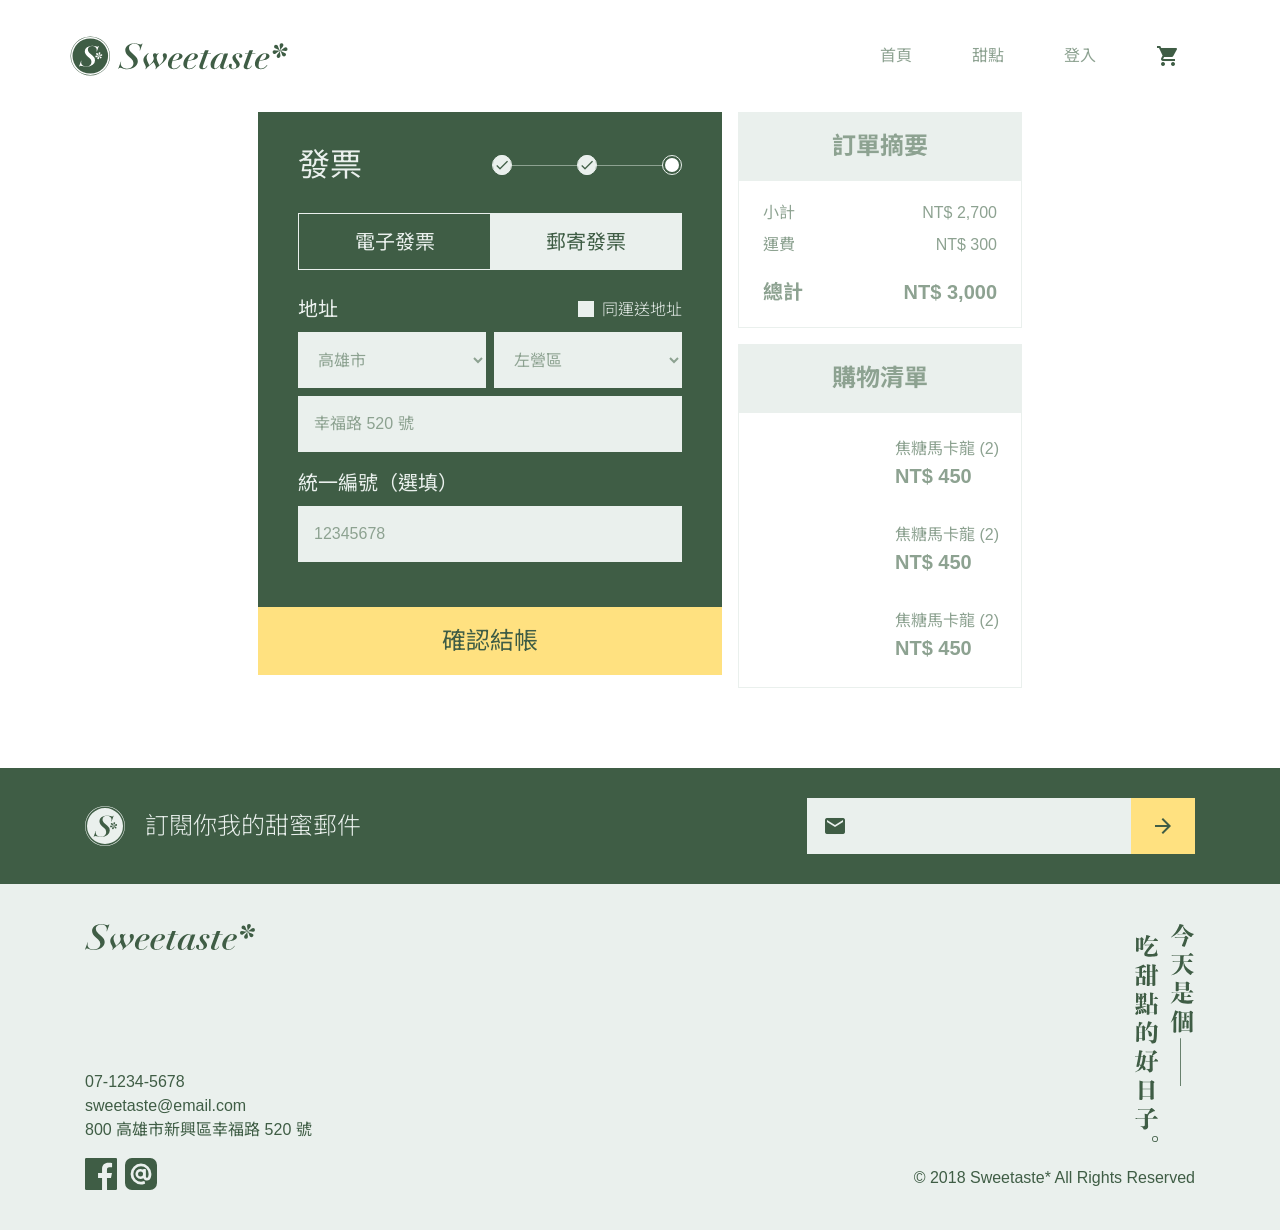
<file: checkout-3-2.html>
<!DOCTYPE html>
<html lang="zh-TW">

<head>
    <meta charset="UTF-8">

    <link rel="shortcut icon" href="assets/img/logo-dark.svg" type="image/x-icon">
    <meta name="viewport" content="width=device-width, initial-scale=1.0">
    <meta http-equiv="X-UA-Compatible" content="ie=edge">
    <title>Excersise*taste</title>

    <link rel="stylesheet" href="assets/css/style.css">
    <link rel="stylesheet" href="assets/vendor/bootstrap.css">

    <link href="https://fonts.googleapis.com/icon?family=Material+Icons" rel="stylesheet">
</head>

<body>
    <div class="container p-0">
        <nav class="l-navbar d-flex justify-content-between p-0">
            <a class="l-navbar__toggler d-md-none d-block">
                <i class="material-icons">
                    menu
                </i>
            </a>
            <div class="l-navbar__brand">
                <a class="" href="index.html">
                </a>
            </div>
            <ul class="l-navbar__menu d-none d-md-flex ml-auto align-items-center">
                <li class="l-navbar__menu__items">
                    <a href="index.html">首頁</a>
                </li>
                <li class="l-navbar__menu__items">
                    <a href="product.html">甜點</a>
                </li>
                <li class="l-navbar__menu__items">
                    <a href="login.html">登入</a>
                </li>
            </ul>
            <a class="l-navbar__cart d-flex align-items-center" href="cart.html">
                <i class="material-icons">
                    shopping_cart
                </i>
            </a>
        </nav>
    </div>

    <div class="wrapper">
        <div class="container">
            <div class="row justify-content-center">
                <div class="p-checkout__form">
                    <form class="m-form">
                        <div class="mb-4 d-flex align-items-center">
                            <div class="m-form__title flex-grow-1">
                                發票
                            </div>
                            <ul class="e-process d-flex justify-content-between  flex-grow-1">
                                <li class="e-process__icon e-process__icon--check">
                                    <i class="material-icons">
                                        check
                                    </i>
                                </li>
                                <li class="e-process__icon  e-process__icon--check">
                                    <i class="material-icons">
                                        check
                                    </i>
                                </li>
                                <li class="e-process__icon  e-process__icon--check">
                                    <i class="circle">
                                    </i>
                                </li>
                            </ul>
                        </div>
                        <ul class="mb-4 p-checkout__btnGroup d-flex">
                            <li class="flex-grow-1 text-center">
                                <a href="checkout-3-1.html">電子發票</a>
                            </li>
                            <li class="p-checkout__btnGroup--active flex-grow-1 text-center">
                                <a href="checkout-3-2.html">郵寄發票</a>
                            </li>
                        </ul>
                        <div class="m-form__wrapper">
                            <div class="m-form__group pb-3">
                                <div class="d-flex justify-content-between">
                                    <label for="adderss">地址</label>
                                    <div class="e-check py-1">
                                        <input id="checkbox" type="checkbox">
                                        <label for="checkbox">同運送地址</label>
                                    </div>
                                </div>
                                <div class="d-flex flex-wrap pb-2">
                                    <div class="m-form__group col">
                                        <select class="m-form__text" id="firstName" type="text" placeholder="高雄市">
                                            <option value="">高雄市</option>
                                            <option value="">台北市</option>
                                        </select>
                                    </div>
                                    <div class="m-form__group col">
                                        <select class="m-form__text" id="area" type="text" placeholder="新興區">
                                            <option value="">左營區</option>
                                            <option value="">楠梓區</option>
                                        </select>
                                    </div>
                                </div>
                                <input class="m-form__text mw-100" id="adderss" type="text" placeholder="幸福路 520 號">
                            </div>
                            <div class="m-form__group pb-3">
                                <label for="number">統一編號（選填）</label>
                                <input class="m-form__text mw-100" id="number" type="text" placeholder="12345678">
                            </div>
                        </div>
                    </form>
                    <button class="e-button e-button-text" onclick="location.href='checkout-success.html'">
                        確認結帳
                    </button>
                </div>

                <div class="p-checkout__order pl-3 d-md-block d-none">
                    <div class="p-checkout__order__wrapper mb-3">
                        <div class="p-checkout__order__title text-center py-3">訂單摘要</div>
                        <div class="p-checkout__order__list">
                            <table class="m-table">
                                <tbody>
                                    <tr>
                                        <td>小計</td>
                                        <td class="text-right">NT$ 2,700</td>
                                    </tr>
                                    <tr>
                                        <td>運費</td>
                                        <td class="text-right">NT$ 300</td>
                                    </tr>
                                    <tr class="p-cart__checkout__result">
                                        <td>總計</td>
                                        <td class="text-right">NT$ 3,000</td>
                                    </tr>
                                </tbody>
                            </table>
                        </div>
                    </div>
                    <div class="p-checkout__order__wrapper mb-3">
                        <div class="p-checkout__order__title text-center py-3">購物清單</div>
                        <ul class="p-checkout__order__list">
                            <li class="d-flex mb-3">
                                <div class="p-checkout__order__list__img"
                                    style="background-image:url(https://images.unsplash.com/photo-1504473089979-b1c4993a9653?ixlib=rb-0.3.5&ixid=eyJhcHBfaWQiOjEyMDd9&s=9db69b72e1f7d1b4e5c81cee531108ff&auto=format&fit=crop&w=700&q=60)">
                                </div>
                                <div class="p-checkout__order__list__name ml-3 py-2">
                                    焦糖馬卡龍 (2)
                                    <span class="d-block">NT$ 450</span>
                                </div>
                            </li>
                            <li class="d-flex mb-3">
                                <div class="p-checkout__order__list__img"
                                    style="background-image:url(https://images.unsplash.com/photo-1504473089979-b1c4993a9653?ixlib=rb-0.3.5&ixid=eyJhcHBfaWQiOjEyMDd9&s=9db69b72e1f7d1b4e5c81cee531108ff&auto=format&fit=crop&w=700&q=60)">
                                </div>
                                <div class="p-checkout__order__list__name ml-3 py-2">
                                    焦糖馬卡龍 (2)
                                    <span class="d-block">NT$ 450</span>
                                </div>
                            </li>
                            <li class="d-flex">
                                <div class="p-checkout__order__list__img"
                                    style="background-image:url(https://images.unsplash.com/photo-1504473089979-b1c4993a9653?ixlib=rb-0.3.5&ixid=eyJhcHBfaWQiOjEyMDd9&s=9db69b72e1f7d1b4e5c81cee531108ff&auto=format&fit=crop&w=700&q=60)">
                                </div>
                                <div class="p-checkout__order__list__name ml-3 py-2">
                                    焦糖馬卡龍 (2)
                                    <span class="d-block">NT$ 450</span>
                                </div>
                            </li>
                        </ul>
                    </div>
                </div>

            </div>
        </div>
    </div>


    <div class="l-register">
        <div class="container">
            <div class="row">
                <div class="l-register__title col-md-6 d-flex align-items-center">
                    <img src="assets/img/logo-light.svg" alt="logo-light">
                    <h4>訂閱你我的甜蜜郵件</h4>
                </div>
                <form class="l-register__form col-md-6 d-flex justify-content-md-end">
                    <i class="material-icons">
                        mail
                    </i>
                    <input class="l-register__form__text" type="email">
                    <button class="l-register__submit e-button">
                        <i class="material-icons">
                            arrow_forward
                        </i>
                    </button>
                </form>
            </div>
        </div>
    </div>
    <footer class="l-footer">
        <div class="container">
            <div class="row">
                <div class="col-md-6 d-flex flex-column justify-content-md-between">
                    <div class="l-footer__logo mb-3"></div>

                    <div class="l-footer__contact">
                        <p>
                            <a href="tel:07-1234-5678">07-1234-5678</a>
                            <br>
                            <a href="mailto:sweetaste@email.com">sweetaste@email.com</a>
                            <br>
                            800 高雄市新興區幸福路 520 號
                        </p>
                        <div class="l-footer__social d-flex">
                            <a href="#">
                                <img src="assets/img/ic-facebook.svg" alt="facebook">
                            </a>
                            <a href="#"><img src="assets/img/ic-line@.svg" alt="line"></a>
                        </div>
                    </div>
                </div>
                <div class="col-md-6">
                    <div class="l-footer__summ d-none d-md-block"></div>
                    <div class="l-footer__copyright text-md-right mt-4">©&nbsp;2018 Sweetaste* All Rights Reserved
                    </div>
                </div>
            </div>
        </div>
        </div>
    </footer>
</body>
</file>
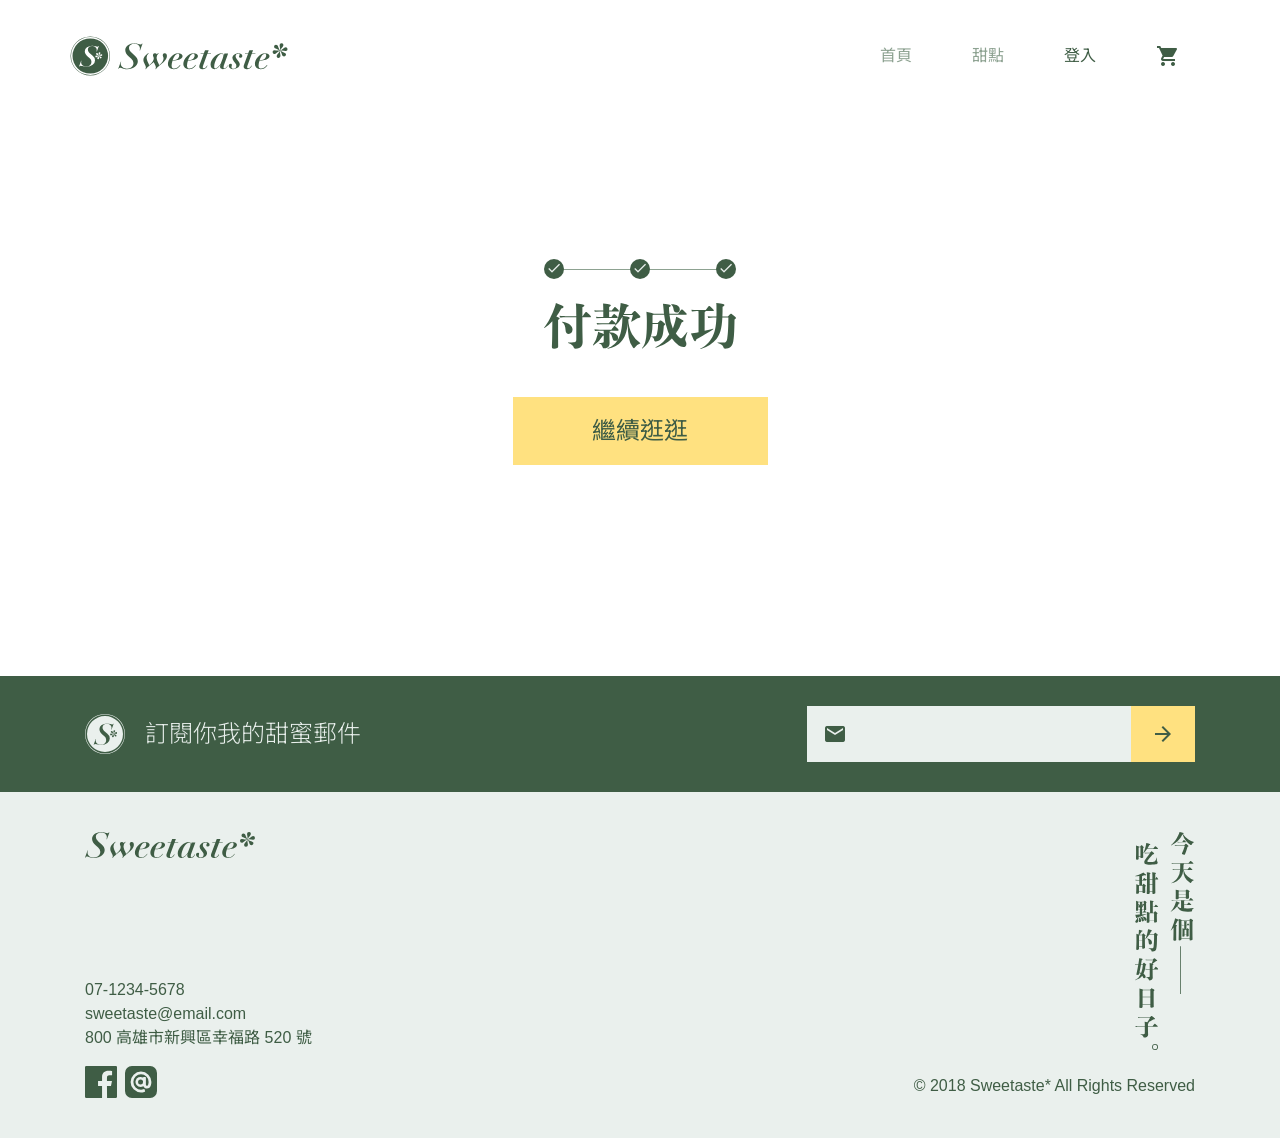
<file: checkout-success.html>
<!DOCTYPE html>
<html lang="zh-TW">

<head>
    <meta charset="UTF-8">

    <link rel="shortcut icon" href="assets/img/logo-dark.svg" type="image/x-icon">
    <meta name="viewport" content="width=device-width, initial-scale=1.0">
    <meta http-equiv="X-UA-Compatible" content="ie=edge">
    <title>Excersise*taste</title>

    <link rel="stylesheet" href="assets/css/style.css">
    <link rel="stylesheet" href="assets/vendor/bootstrap.css">

    <link href="https://fonts.googleapis.com/icon?family=Material+Icons" rel="stylesheet">
</head>

<body>
    <div class="container p-0">
        <nav class="l-navbar d-flex justify-content-between p-0">
            <a class="l-navbar__toggler d-md-none d-block">
                <i class="material-icons">
                    menu
                </i>
            </a>
            <div class="l-navbar__brand">
                <a class="" href="index.html">
                </a>
            </div>
            <ul class="l-navbar__menu d-none d-md-flex ml-auto align-items-center">
                <li class="l-navbar__menu__items">
                    <a href="index.html">首頁</a>
                </li>
                <li class="l-navbar__menu__items">
                    <a href="product.html">甜點</a>
                </li>
                <li class="l-navbar__menu__items l-navbar__menu__items--active">
                    <a href="login.html">登入</a>
                </li>
            </ul>
            <a class="l-navbar__cart d-flex align-items-center" href="cart.html">
                <i class="material-icons">
                    shopping_cart
                </i>
            </a>
        </nav>
    </div>

    <div class="p-checkoutSuccess wrapper">
        <div class="container">
            <div class="l-hero row">
                <div class="l-hero__img mb-0 d-flex justify-content-center align-items-center"
                    style="background-image:
                    url(https://images.unsplash.com/photo-1505935428862-770b6f24f629?ixlib=rb-0.3.5&ixid=eyJhcHBfaWQiOjEyMDd9&s=2c5a2cf31c693f5c15fb08135bf1adf2&auto=format&fit=crop&w=1347&q=80)">
                    <div class="col-md-3">
                        <div class="l-hero__sumgroup">
                            <ul class="e-process d-flex justify-content-between mb-4">
                                <li class=" e-process-icon">
                                    <i class="material-icons">
                                        check
                                    </i>
                                </li>
                                <li class=" e-process-icon">
                                    <i class="material-icons">
                                        check
                                    </i>
                                </li>
                                <li class=" e-process-icon">
                                    <i class="material-icons">
                                        check
                                    </i>
                                </li>
                            </ul>
                            <img src="assets/img/lg-付款成功.svg">
                        </div>
                        <button class="e-button e-button-text d-none d-md-block" onclick="location.href='product.html'">
                            繼續逛逛
                        </button>
                    </div>
                </div>
                <button class="e-button e-button-text d-md-none" onclick="location.href='product.html'">
                    繼續逛逛
                </button>
            </div>
        </div>
    </div>


    <div class="l-register">
        <div class="container">
            <div class="row">
                <div class="l-register__title col-md-6 d-flex align-items-center">
                    <img src="assets/img/logo-light.svg" alt="logo-light">
                    <h4>訂閱你我的甜蜜郵件</h4>
                </div>
                <form class="l-register__form col-md-6 d-flex justify-content-md-end">
                    <i class="material-icons">
                        mail
                    </i>
                    <input class="l-register__form__text" type="email">
                    <button class="l-register__submit e-button">
                        <i class="material-icons">
                            arrow_forward
                        </i>
                    </button>
                </form>
            </div>
        </div>
    </div>
    <footer class="l-footer">
        <div class="container">
            <div class="row">
                <div class="col-md-6 d-flex flex-column justify-content-md-between">
                    <div class="l-footer__logo mb-3"></div>

                    <div class="l-footer__contact">
                        <p>
                            <a href="tel:07-1234-5678">07-1234-5678</a>
                            <br>
                            <a href="mailto:sweetaste@email.com">sweetaste@email.com</a>
                            <br>
                            800 高雄市新興區幸福路 520 號
                        </p>
                        <div class="l-footer__social d-flex">
                            <a href="#">
                                <img src="assets/img/ic-facebook.svg" alt="facebook">
                            </a>
                            <a href="#"><img src="assets/img/ic-line@.svg" alt="line"></a>
                        </div>
                    </div>
                </div>
                <div class="col-md-6">
                    <div class="l-footer__summ d-none d-md-block"></div>
                    <div class="l-footer__copyright text-md-right mt-4">©&nbsp;2018 Sweetaste* All Rights Reserved
                    </div>
                </div>
            </div>
        </div>
        </div>
    </footer>
</body>
</file>
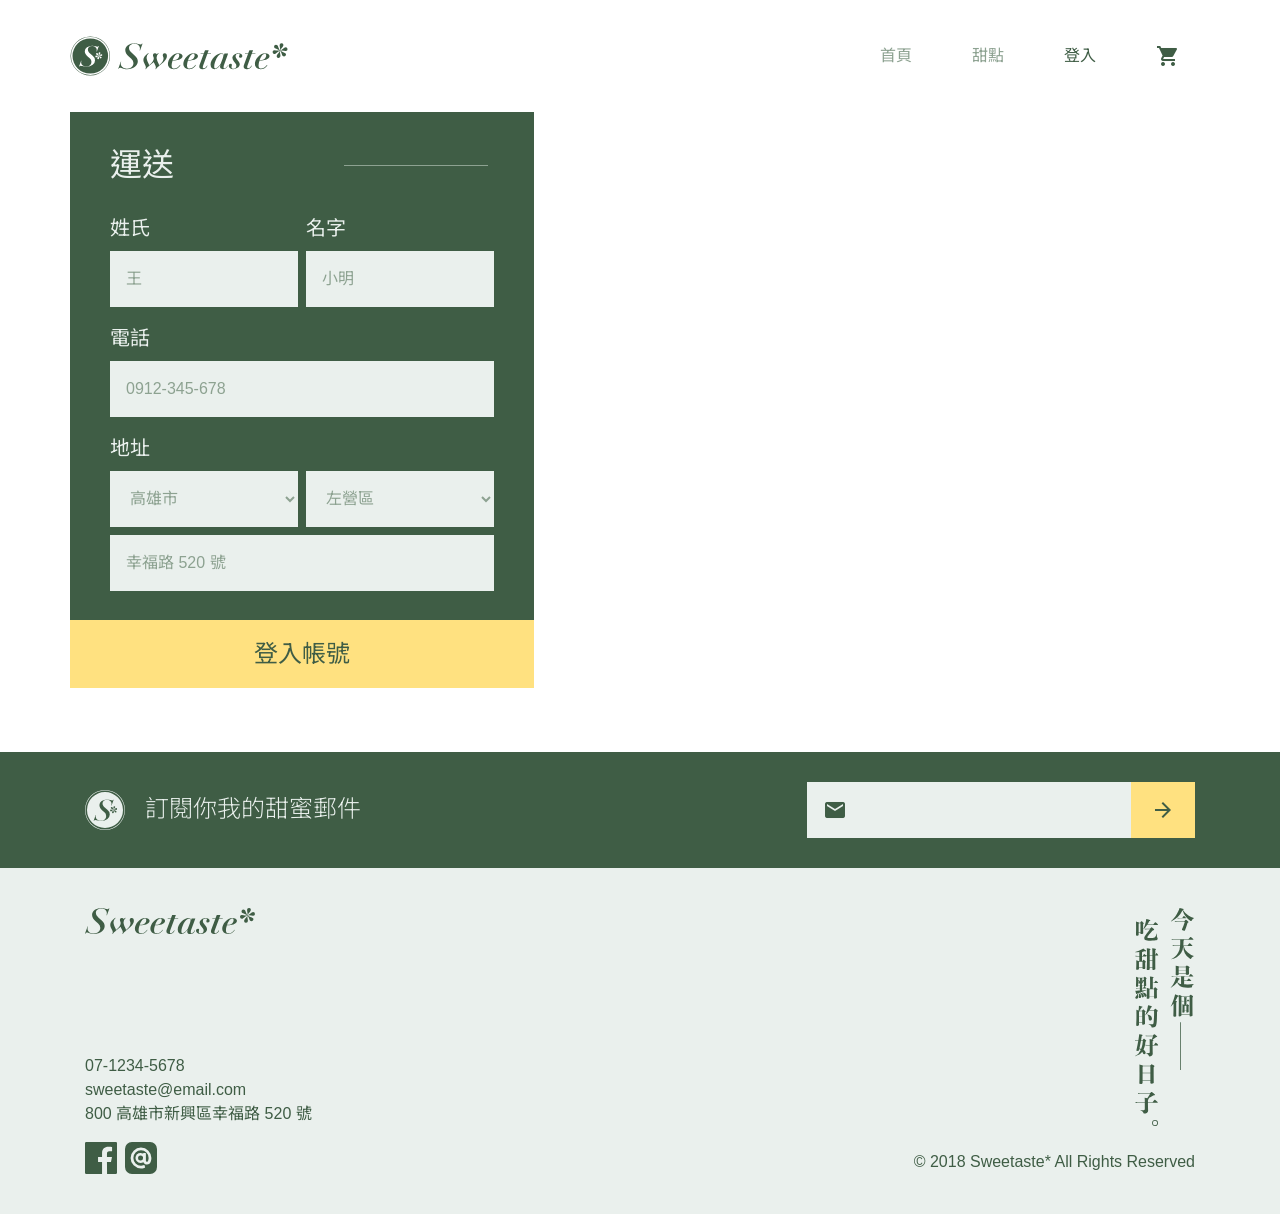
<file: checkout.html>
<!DOCTYPE html>
<html lang="zh-TW">

<head>
    <meta charset="UTF-8">

    <link rel="shortcut icon" href="assets/img/logo-dark.svg" type="image/x-icon">
    <meta name="viewport" content="width=device-width, initial-scale=1.0">
    <meta http-equiv="X-UA-Compatible" content="ie=edge">
    <title>Excersise*taste</title>

    <link rel="stylesheet" href="assets/css/style.css">
    <link rel="stylesheet" href="assets/vendor/bootstrap.css">

    <link href="https://fonts.googleapis.com/icon?family=Material+Icons" rel="stylesheet">
</head>

<body>
    <div class="container p-0">
        <nav class="l-navbar d-flex justify-content-between p-0">
            <a class="l-navbar__toggler d-md-none d-block">
                <i class="material-icons">
                    menu
                </i>
            </a>
            <div class="l-navbar__brand">
                <a class="" href="index.html">
                </a>
            </div>
            <ul class="l-navbar__menu d-none d-md-flex ml-auto align-items-center">
                <li class="l-navbar__menu__items">
                    <a href="index.html">首頁</a>
                </li>
                <li class="l-navbar__menu__items">
                    <a href="product.html">甜點</a>
                </li>
                <li class="l-navbar__menu__items l-navbar__menu__items--active">
                    <a href="login.html">登入</a>
                </li>
            </ul>
            <a class="l-navbar__cart d-flex align-items-center" href="cart.html">
                <i class="material-icons">
                    shopping_cart
                </i>
            </a>
        </nav>
    </div>

    <div class="wrapper">
        <div class="container">
            <div class="row">
                <div class="p-checkout__form">
                    <form class="m-form">
                        <div class="mb-4 d-flex align-items-center">
                            <div class="m-form__title flex-grow-1">
                                運送
                            </div>
                            <ul class="e-process d-flex justify-content-between  flex-grow-1">
                                <li class="e-process-icon check">
                                    <i class="circle">
                                    </i>
                                </li>
                                <li class="e-process-icon uncheck">
                                </li>
                                <li class="e-process-icon uncheck">
                                </li>
                            </ul>
                        </div>
                        <div class="m-form__wrapper">
                            <div class="d-flex flex-wrap pb-3">
                                <div class="m-form__group col">
                                    <label for="firstName">姓氏</label>
                                    <input class="m-form__text" id="firstName" type="text" placeholder="王">
                                </div>
                                <div class="m-form__group col">
                                    <label for="lastName">名字</label>
                                    <input class="m-form__text" id="lastName" type="text" placeholder="小明">
                                </div>
                            </div>
                            <div class="m-form__group pb-3">
                                <label for="phone">電話</label>
                                <input class="m-form__text mw-100" id="phone" type="text" placeholder="0912-345-678">
                            </div>
                            <div class="m-form__group">
                                <label for="adderss">地址</label>
                                <div class="d-flex flex-wrap pb-2">
                                    <div class="m-form__group col">
                                        <select class="m-form__text" id="firstName" type="text" placeholder="高雄市">
                                            <option value="">高雄市</option>
                                            <option value="">台北市</option>
                                        </select>
                                    </div>
                                    <div class="m-form__group col">
                                        <select class="m-form__text" id="area" type="text" placeholder="新興區">
                                            <option value="">左營區</option>
                                            <option value="">楠梓區</option>
                                        </select>
                                    </div>
                                </div>
                                <input class="m-form__text mw-100" id="adderss" type="text" placeholder="幸福路 520 號">
                            </div>
                        </div>
                    </form>
                    <button class="e-button e-button-text">
                        登入帳號
                    </button>
                </div>

            </div>
        </div>
    </div>


    <div class="l-register">
        <div class="container">
            <div class="row">
                <div class="l-register__title col-md-6 d-flex align-items-center">
                    <img src="assets/img/logo-light.svg" alt="logo-light">
                    <h4>訂閱你我的甜蜜郵件</h4>
                </div>
                <form class="l-register__form col-md-6 d-flex justify-content-md-end">
                    <i class="material-icons">
                        mail
                    </i>
                    <input class="l-register__form__text" type="email">
                    <button class="l-register__submit e-button">
                        <i class="material-icons">
                            arrow_forward
                        </i>
                    </button>
                </form>
            </div>
        </div>
    </div>
    <footer class="l-footer">
        <div class="container">
            <div class="row">
                <div class="col-md-6 d-flex flex-column justify-content-md-between">
                    <div class="l-footer__logo mb-3"></div>

                    <div class="l-footer__contact">
                        <p>
                            <a href="tel:07-1234-5678">07-1234-5678</a>
                            <br>
                            <a href="mailto:sweetaste@email.com">sweetaste@email.com</a>
                            <br>
                            800 高雄市新興區幸福路 520 號
                        </p>
                        <div class="l-footer__social d-flex">
                            <a href="#">
                                <img src="assets/img/ic-facebook.svg" alt="facebook">
                            </a>
                            <a href="#"><img src="assets/img/ic-line@.svg" alt="line"></a>
                        </div>
                    </div>
                </div>
                <div class="col-md-6">
                    <div class="l-footer__summ d-none d-md-block"></div>
                    <div class="l-footer__copyright text-md-right mt-4">©&nbsp;2018 Sweetaste* All Rights Reserved
                    </div>
                </div>
            </div>
        </div>
        </div>
    </footer>
</body>
</file>
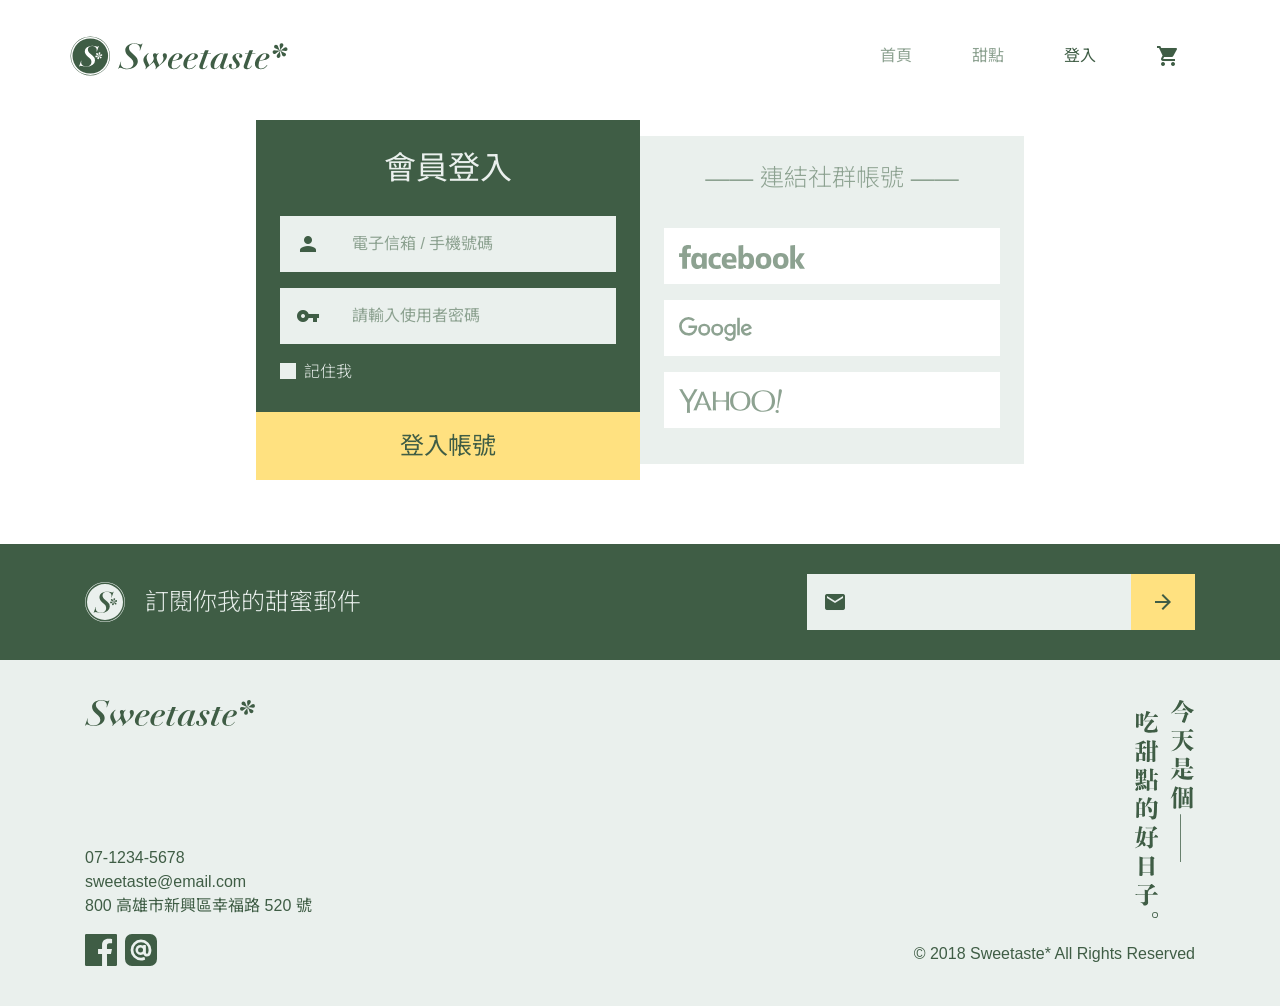
<file: login.html>
<!DOCTYPE html>
<html lang="zh-TW">

<head>
    <meta charset="UTF-8">

    <link rel="shortcut icon" href="assets/img/logo-dark.svg" type="image/x-icon">
    <meta name="viewport" content="width=device-width, initial-scale=1.0">
    <meta http-equiv="X-UA-Compatible" content="ie=edge">
    <title>Excersise*taste</title>

    <link rel="stylesheet" href="assets/css/style.css">
    <link rel="stylesheet" href="assets/vendor/bootstrap.css">

    <link href="https://fonts.googleapis.com/icon?family=Material+Icons" rel="stylesheet">
</head>

<body>
    <div class="container p-0">
        <nav class="l-navbar d-flex justify-content-between p-0">
            <a class="l-navbar__toggler d-md-none d-block">
                <i class="material-icons">
                    menu
                </i>
            </a>
            <div class="l-navbar__brand">
                <a class="" href="index.html">
                </a>
            </div>
            <ul class="l-navbar__menu d-none d-md-flex ml-auto align-items-center">
                <li class="l-navbar__menu__items">
                    <a href="index.html">首頁</a>
                </li>
                <li class="l-navbar__menu__items">
                    <a href="product.html">甜點</a>
                </li>
                <li class="l-navbar__menu__items l-navbar__menu__items--active">
                    <a href="login.html">登入</a>
                </li>
            </ul>
            <a class="l-navbar__cart d-flex align-items-center" href="cart.html">
                <i class="material-icons">
                    shopping_cart
                </i>
            </a>
        </nav>
    </div>


    <div class="wrapper">
        <div class="container">
            <div class="row justify-content-center mt-2">
                <div class="p-login">
                    <div class="p-title text-center mb-4">會員登入</div>

                    <div class="p-social d-md-none d-block  pb-2 mb-4">
                        <div class="p-subtitle text-center mb-4">—— 連結社群帳號 ——</div>
                        <ul class="p-social__list d-flex flex-wrap">
                            <li class="p-social__item col-4 my-2">
                                <a href="#">
                                    <img src="assets/img/ic-facebook-logotype.svg" alt="facebook">
                                </a>
                            </li>
                            <li class="p-social__item col-4 my-2">
                                <a href="#">
                                    <img src="assets/img/ic-google.svg" alt="google">
                                </a>
                            </li>
                            <li class="p-social__item col-4 my-2">
                                <a href="#">
                                    <img src="assets/img/ic-yahoo.svg" alt="yahoo">
                                </a>
                            </li>
                        </ul>
                    </div>


                    <div class="p-login__group">
                        <form class="l-register__form d-flex mb-3">
                            <i class="material-icons">
                                person
                            </i>
                            <input class="l-register__form__text mw-100" type="email" placeholder="電子信箱 / 手機號碼">
                        </form>
                        <form class="l-register__form d-flex mb-3">
                            <i class="material-icons">
                                vpn_key
                            </i>
                            <input class="l-register__form__text mw-100" type="password" placeholder="請輸入使用者密碼">
                        </form>
                        <div class="e-check mb-4">
                            <input id="checkbox" type="checkbox">
                            <label for="checkbox">記住我</label>
                        </div>
                    </div>
                    <button class="e-button e-button-text mt-1">
                        登入帳號
                    </button>
                </div>
                <div class="p-social d-none d-md-block">
                    <div class="p-subtitle text-center mb-4">—— 連結社群帳號 ——</div>
                    <ul class="p-social__list d-flex flex-wrap">
                        <li class="p-social__item col-12 my-2">
                            <a href="#">
                                <img src="assets/img/ic-facebook-logotype.svg" alt="facebook">
                            </a>
                        </li>
                        <li class="p-social__item col-12 my-2">
                            <a href="#">
                                <img src="assets/img/ic-google.svg" alt="google">
                            </a>
                        </li>
                        <li class="p-social__item col-12 my-2">
                            <a href="#">
                                <img src="assets/img/ic-yahoo.svg" alt="yahoo">
                            </a>
                        </li>
                    </ul>
                </div>
            </div>
        </div>


    </div>
    </div>


    <div class="l-register">
        <div class="container">
            <div class="row">
                <div class="l-register__title col-md-6 d-flex align-items-center">
                    <img src="assets/img/logo-light.svg" alt="logo-light">
                    <h4>訂閱你我的甜蜜郵件</h4>
                </div>
                <form class="l-register__form col-md-6 d-flex justify-content-md-end">
                    <i class="material-icons">
                        mail
                    </i>
                    <input class="l-register__form__text" type="email">
                    <button class="l-register__submit e-button">
                        <i class="material-icons">
                            arrow_forward
                        </i>
                    </button>
                </form>
            </div>
        </div>
    </div>
    <footer class="l-footer">
        <div class="container">
            <div class="row">
                <div class="col-md-6 d-flex flex-column justify-content-md-between">
                    <div class="l-footer__logo mb-3"></div>

                    <div class="l-footer__contact">
                        <p>
                            <a href="tel:07-1234-5678">07-1234-5678</a>
                            <br>
                            <a href="mailto:sweetaste@email.com">sweetaste@email.com</a>
                            <br>
                            800 高雄市新興區幸福路 520 號
                        </p>
                        <div class="l-footer__social d-flex">
                            <a href="#">
                                <img src="assets/img/ic-facebook.svg" alt="facebook">
                            </a>
                            <a href="#"><img src="assets/img/ic-line@.svg" alt="line"></a>
                        </div>
                    </div>
                </div>
                <div class="col-md-6">
                    <div class="l-footer__summ d-none d-md-block"></div>
                    <div class="l-footer__copyright text-md-right mt-4">©&nbsp;2018 Sweetaste* All Rights Reserved
                    </div>
                </div>
            </div>
        </div>
        </div>
    </footer>
</body>
</file>
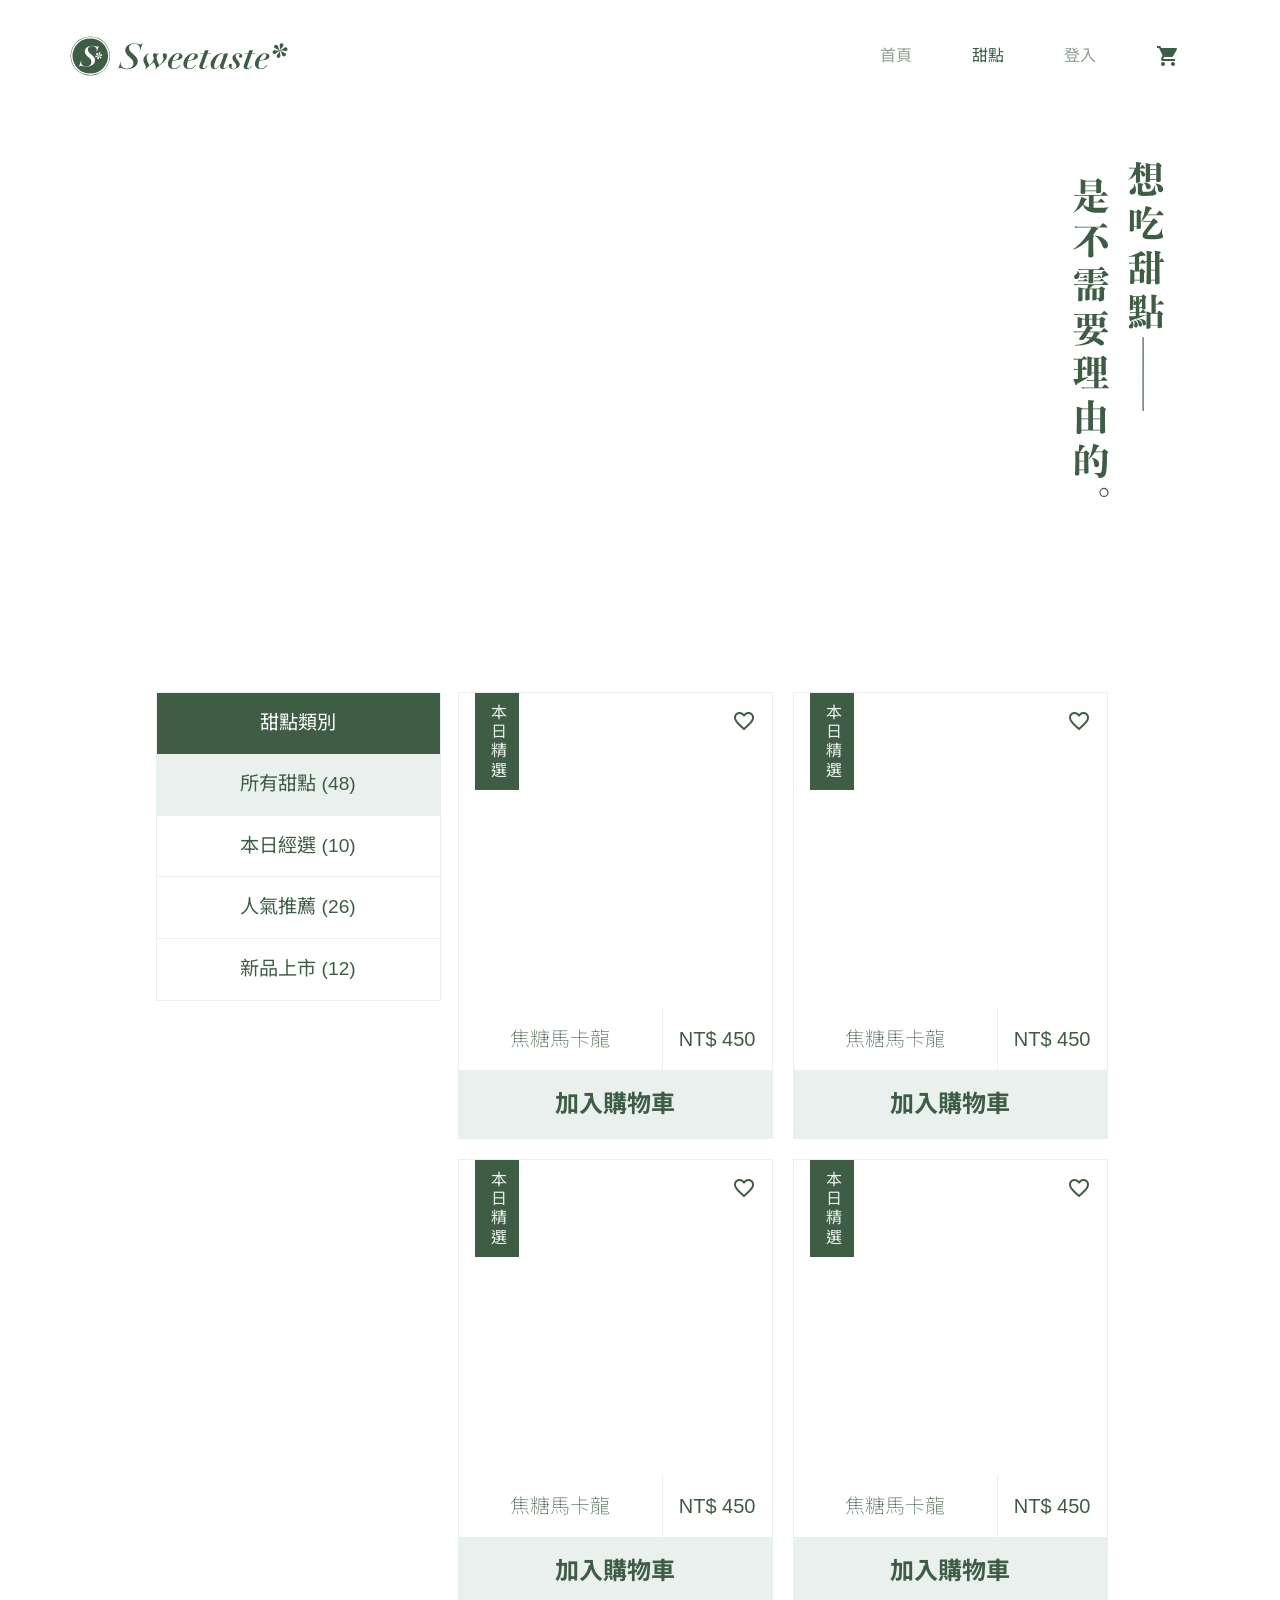
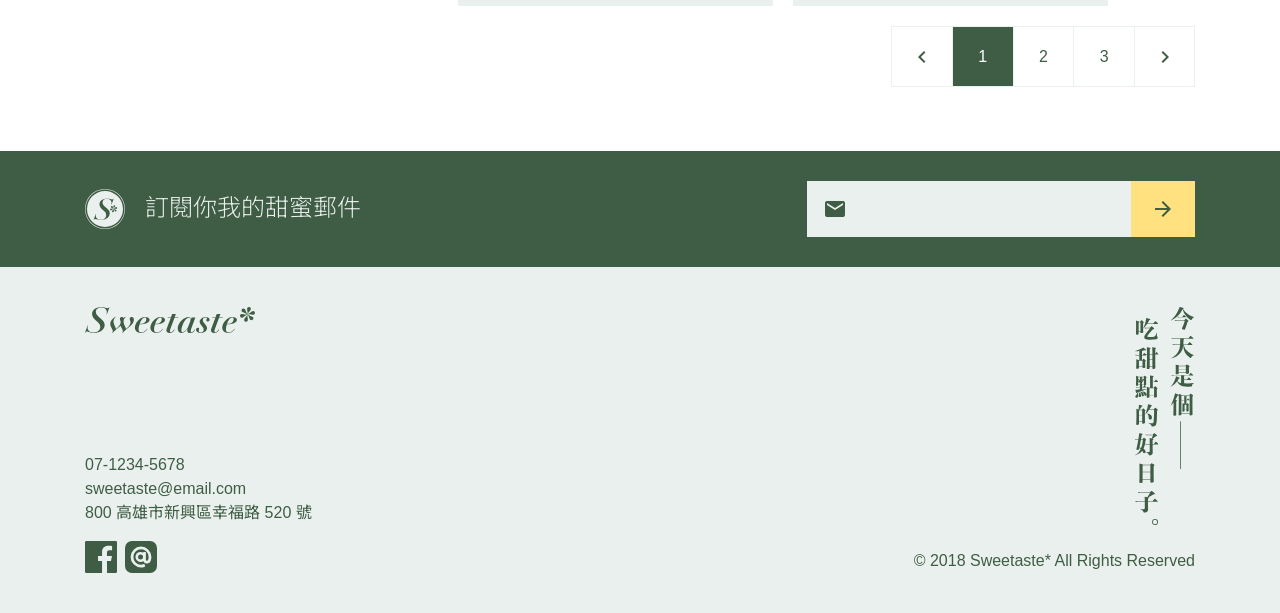
<file: product.html>
<!DOCTYPE html>
<html lang="zh-TW">

<head>
    <meta charset="UTF-8">

    <link rel="shortcut icon" href="assets/img/logo-dark.svg" type="image/x-icon">
    <meta name="viewport" content="width=device-width, initial-scale=1.0">
    <meta http-equiv="X-UA-Compatible" content="ie=edge">
    <title>Excersise*taste</title>

    <link rel="stylesheet" href="assets/css/style.css">
    <link rel="stylesheet" href="assets/vendor/bootstrap.css">

    <link href="https://fonts.googleapis.com/icon?family=Material+Icons" rel="stylesheet">
</head>

<body>
    <div class="container p-0">
        <nav class="l-navbar d-flex justify-content-between p-0">
            <a class="l-navbar__toggler d-md-none d-block">
                <i class="material-icons">
                    menu
                </i>
            </a>
            <div class="l-navbar__brand">
                <a class="" href="index.html">
                </a>
            </div>
            <ul class="l-navbar__menu d-none d-md-flex ml-auto align-items-center">
                <li class="l-navbar__menu__items">
                    <a href="index.html">首頁</a>
                </li>
                <li class="l-navbar__menu__items l-navbar__menu__items--active">
                    <a href="product.html">甜點</a>
                </li>
                <li class="l-navbar__menu__items">
                    <a href="login.html">登入</a>
                </li>
            </ul>
            <a class="l-navbar__cart d-flex align-items-center" href="cart.html">
                <i class="material-icons">
                    shopping_cart
                </i>
            </a>
        </nav>
    </div>

    <div class="wrapper">
        <div class="container">
            <div class="l-hero row">
                <div class="l-hero__img mb-0"
                    style="background-image:
                    url(https://images.unsplash.com/photo-1512484457149-266d165a4eca?ixlib=rb-0.3.5&ixid=eyJhcHBfaWQiOjEyMDd9&s=786581a33fd6c9343735655439ce2e5a&auto=format&fit=crop&w=800&q=60)">
                </div>
                <img class="l-hero__sum" src="assets/img/lg-想吃甜點是不需要理由的.svg">
            </div>
            <div class="p-content row justify-content-center">
                <div class="col-md-3 p-0">
                    <ul class="p-content__nav p-0">
                        <li class="p-content__nav__title py-3">
                            甜點類別
                        </li>
                        <li class="p-content__nav__item p-content__nav__item--active">
                            <a href="#" class="py-3">所有甜點 (48)</a>
                        </li>
                        <li class="p-content__nav__item">
                            <a href="#" class="py-3">本日經選 (10)</a>
                        </li>
                        <li class="p-content__nav__item">
                            <a href="#" class="py-3">人氣推薦 (26)</a>
                        </li>
                        <li class="p-content__nav__item">
                            <a href="#" class="py-3">新品上市 (12)</a>
                        </li>
                    </ul>
                </div>
                <ul class="p-content__item d-flex flex-wrap justify-content-center p-0">
                    <li class="m-card">
                        <div class="m-card__img"
                            style="background-image: url(https://images.unsplash.com/photo-1514517220017-8ce97a34a7b6?ixlib=rb-0.3.5&ixid=eyJhcHBfaWQiOjEyMDd9&s=7c376ffa487bcd258df29dc881b10703&auto=format&fit=crop&w=700&q=60)">
                            <div class="m-card__img__tag">本日精選</div>
                            <div class="m-card__img__like"><i class="material-icons">
                                    favorite_border
                                </i></div>
                        </div>
                        <div class="m-card__info d-flex text-center">
                            <div class="m-card__info__title flex-grow-1">焦糖馬卡龍</div>
                            <div class="m-card__info__price">NT$ 450</div>
                        </div>
                        <a href="#" class="m-card__submit text-center">
                            加入購物車
                        </a>
                    </li>
                    <li class="m-card">
                        <div class="m-card__img"
                            style="background-image: url(https://images.unsplash.com/photo-1514517220017-8ce97a34a7b6?ixlib=rb-0.3.5&ixid=eyJhcHBfaWQiOjEyMDd9&s=7c376ffa487bcd258df29dc881b10703&auto=format&fit=crop&w=700&q=60)">
                            <div class="m-card__img__tag">本日精選</div>
                            <div class="m-card__img__like"><i class="material-icons">
                                    favorite_border
                                </i></div>
                        </div>
                        <div class="m-card__info d-flex text-center">
                            <div class="m-card__info__title flex-grow-1">焦糖馬卡龍</div>
                            <div class="m-card__info__price">NT$ 450</div>
                        </div>
                        <a href="#" class="m-card__submit text-center">
                            加入購物車
                        </a>
                    </li>
                    <li class="m-card">
                        <div class="m-card__img"
                            style="background-image: url(https://images.unsplash.com/photo-1514517220017-8ce97a34a7b6?ixlib=rb-0.3.5&ixid=eyJhcHBfaWQiOjEyMDd9&s=7c376ffa487bcd258df29dc881b10703&auto=format&fit=crop&w=700&q=60)">
                            <div class="m-card__img__tag">本日精選</div>
                            <div class="m-card__img__like"><i class="material-icons">
                                    favorite_border
                                </i></div>
                        </div>
                        <div class="m-card__info d-flex text-center">
                            <div class="m-card__info__title flex-grow-1">焦糖馬卡龍</div>
                            <div class="m-card__info__price">NT$ 450</div>
                        </div>
                        <a href="#" class="m-card__submit text-center">
                            加入購物車
                        </a>
                    </li>
                    <li class="m-card">
                        <div class="m-card__img"
                            style="background-image: url(https://images.unsplash.com/photo-1514517220017-8ce97a34a7b6?ixlib=rb-0.3.5&ixid=eyJhcHBfaWQiOjEyMDd9&s=7c376ffa487bcd258df29dc881b10703&auto=format&fit=crop&w=700&q=60)">
                            <div class="m-card__img__tag">本日精選</div>
                            <div class="m-card__img__like"><i class="material-icons">
                                    favorite_border
                                </i></div>
                        </div>
                        <div class="m-card__info d-flex text-center">
                            <div class="m-card__info__title flex-grow-1">焦糖馬卡龍</div>
                            <div class="m-card__info__price">NT$ 450</div>
                        </div>
                        <a href="#" class="m-card__submit text-center">
                            加入購物車
                        </a>
                    </li>
                </ul>
            </div>
            <nav class="m-page d-flex justify-content-md-end justify-content-center p-md-0 pb-5">
                <ul class="m-page__content d-flex p-0">
                    <div class="m-page__item">
                        <a href="#" class="m__page__link"><i class="material-icons">
                                chevron_left
                            </i></a>
                    </div>
                    <div class="m-page__item m-page__item--active">
                        <a href="#" class="m__page__link">1</a>
                    </div>
                    <div class="m-page__item">
                        <a href="#" class="m__page__link">2</a>
                    </div>
                    <div class="m-page__item">
                        <a href="#" class="m__page__link">3</a>
                    </div>
                    <div class="m-page__item">
                        <a href="#" class="m__page__link"><i class="material-icons">
                                chevron_right
                            </i></a>
                    </div>
                </ul>
            </nav>
        </div>


    </div>


    <div class="l-register">
        <div class="container">
            <div class="row">
                <div class="l-register__title col-md-6 d-flex align-items-center">
                    <img src="assets/img/logo-light.svg" alt="logo-light">
                    <h4>訂閱你我的甜蜜郵件</h4>
                </div>
                <form class="l-register__form col-md-6 d-flex justify-content-md-end">
                    <i class="material-icons">
                        mail
                    </i>
                    <input class="l-register__form__text" type="email">
                    <button class="l-register__submit e-button">
                        <i class="material-icons">
                            arrow_forward
                        </i>
                    </button>
                </form>
            </div>
        </div>
    </div>

    <footer class="l-footer">
        <div class="container">
            <div class="row">
                <div class="col-md-6 d-flex flex-column justify-content-md-between">
                    <div class="l-footer__logo mb-3"></div>

                    <div class="l-footer__contact">
                        <p>
                            <a href="tel:07-1234-5678">07-1234-5678</a>
                            <br>
                            <a href="mailto:sweetaste@email.com">sweetaste@email.com</a>
                            <br>
                            800 高雄市新興區幸福路 520 號
                        </p>
                        <div class="l-footer__social d-flex">
                            <a href="#">
                                <img src="assets/img/ic-facebook.svg" alt="facebook">
                            </a>
                            <a href="#"><img src="assets/img/ic-line@.svg" alt="line"></a>
                        </div>
                    </div>
                </div>
                <div class="col-md-6">
                    <div class="l-footer__summ d-none d-md-block"></div>
                    <div class="l-footer__copyright text-md-right mt-4">©&nbsp;2018 Sweetaste* All Rights Reserved
                    </div>
                </div>
            </div>
        </div>
        </div>

    </footer>
</body>
</file>
<file: assets/css/style.css>
@charset "UTF-8";
@import url("https://fonts.googleapis.com/css?family=Noto+Sans+TC:300,400,700,900&display=swap");
/*! normalize.css v8.0.1 | MIT License | github.com/necolas/normalize.css */
/* Document
   ========================================================================== */
/**
 * 1. Correct the line height in all browsers.
 * 2. Prevent adjustments of font size after orientation changes in iOS.
 */
*,
*::before,
*::after {
  -webkit-box-sizing: border-box;
  box-sizing: border-box;
}

html {
  font-family: sans-serif;
  line-height: 1.15;
  -webkit-text-size-adjust: 100%;
  -webkit-tap-highlight-color: rgba(0, 0, 0, 0);
}

/* Sections
   ========================================================================== */
/**
 * Remove the margin in all browsers.
 */
article,
aside,
figcaption,
figure,
footer,
header,
hgroup,
main,
nav,
section {
  display: block;
}

body {
  margin: 0;
  font-family: -apple-system, BlinkMacSystemFont, "Segoe UI", Roboto, "Helvetica Neue", Arial, "Noto Sans TC", "PingFang TC", "Helvetica Neue", sans-serif, "Apple Color Emoji", "Segoe UI Emoji", "Segoe UI Symbol", "Noto Color Emoji";
  font-size: 1rem;
  font-weight: 400;
  line-height: 1.5;
  color: #212529;
  text-align: left;
  background-color: #fff;
}

/**
 * Render the `main` element consistently in IE.
 */
main {
  display: block;
}

/**
 * Correct the font size and margin on `h1` elements within `section` and
 * `article` contexts in Chrome, Firefox, and Safari.
 */
h1 {
  font-size: 2em;
  margin: 0.67em 0;
}

/* Grouping content
   ========================================================================== */
/**
 * 1. Add the correct box sizing in Firefox.
 * 2. Show the overflow in Edge and IE.
 */
hr {
  -webkit-box-sizing: content-box;
          box-sizing: content-box;
  /* 1 */
  height: 0;
  /* 1 */
  overflow: visible;
  /* 2 */
}

/**
 * 1. Correct the inheritance and scaling of font size in all browsers.
 * 2. Correct the odd `em` font sizing in all browsers.
 */
pre {
  font-family: monospace, monospace;
  /* 1 */
  font-size: 1em;
  /* 2 */
}

/* Text-level semantics
   ========================================================================== */
/**
 * Remove the gray background on active links in IE 10.
 */
a {
  background-color: transparent;
  text-decoration: none;
  color: inherit;
}

/**
 * 1. Remove the bottom border in Chrome 57-
 * 2. Add the correct text decoration in Chrome, Edge, IE, Opera, and Safari.
 */
abbr[title] {
  border-bottom: none;
  /* 1 */
  text-decoration: underline;
  /* 2 */
  -webkit-text-decoration: underline dotted;
          text-decoration: underline dotted;
  /* 2 */
}

/**
 * Add the correct font weight in Chrome, Edge, and Safari.
 */
b,
strong {
  font-weight: bolder;
}

/**
 * 1. Correct the inheritance and scaling of font size in all browsers.
 * 2. Correct the odd `em` font sizing in all browsers.
 */
code,
kbd,
samp {
  font-family: monospace, monospace;
  /* 1 */
  font-size: 1em;
  /* 2 */
}

/**
 * Add the correct font size in all browsers.
 */
small {
  font-size: 80%;
}

/**
 * Prevent `sub` and `sup` elements from affecting the line height in
 * all browsers.
 */
sub,
sup {
  font-size: 75%;
  line-height: 0;
  position: relative;
  vertical-align: baseline;
}

sub {
  bottom: -0.25em;
}

sup {
  top: -0.5em;
}

/* Embedded content
   ========================================================================== */
/**
 * Remove the border on images inside links in IE 10.
 */
img {
  border-style: none;
}

/* Forms
   ========================================================================== */
/**
 * 1. Change the font styles in all browsers.
 * 2. Remove the margin in Firefox and Safari.
 */
button,
input,
optgroup,
select,
textarea {
  font-family: inherit;
  /* 1 */
  font-size: 100%;
  /* 1 */
  line-height: 1.15;
  /* 1 */
  margin: 0;
  /* 2 */
}

/**
 * Show the overflow in IE.
 * 1. Show the overflow in Edge.
 */
button,
input {
  /* 1 */
  overflow: visible;
}

/**
 * Remove the inheritance of text transform in Edge, Firefox, and IE.
 * 1. Remove the inheritance of text transform in Firefox.
 */
button,
select {
  /* 1 */
  text-transform: none;
}

/**
 * Correct the inability to style clickable types in iOS and Safari.
 */
button,
[type="button"],
[type="reset"],
[type="submit"] {
  -webkit-appearance: button;
}

/**
 * Remove the inner border and padding in Firefox.
 */
button::-moz-focus-inner,
[type="button"]::-moz-focus-inner,
[type="reset"]::-moz-focus-inner,
[type="submit"]::-moz-focus-inner {
  border-style: none;
  padding: 0;
}

/**
 * Restore the focus styles unset by the previous rule.
 */
button:-moz-focusring,
[type="button"]:-moz-focusring,
[type="reset"]:-moz-focusring,
[type="submit"]:-moz-focusring {
  outline: 1px dotted ButtonText;
}

/**
 * Correct the padding in Firefox.
 */
fieldset {
  padding: 0.35em 0.75em 0.625em;
}

/**
 * 1. Correct the text wrapping in Edge and IE.
 * 2. Correct the color inheritance from `fieldset` elements in IE.
 * 3. Remove the padding so developers are not caught out when they zero out
 *    `fieldset` elements in all browsers.
 */
legend {
  -webkit-box-sizing: border-box;
          box-sizing: border-box;
  /* 1 */
  color: inherit;
  /* 2 */
  display: table;
  /* 1 */
  max-width: 100%;
  /* 1 */
  padding: 0;
  /* 3 */
  white-space: normal;
  /* 1 */
}

/**
 * Add the correct vertical alignment in Chrome, Firefox, and Opera.
 */
progress {
  vertical-align: baseline;
}

/**
 * Remove the default vertical scrollbar in IE 10+.
 */
textarea {
  overflow: auto;
}

/**
 * 1. Add the correct box sizing in IE 10.
 * 2. Remove the padding in IE 10.
 */
[type="checkbox"],
[type="radio"] {
  -webkit-box-sizing: border-box;
          box-sizing: border-box;
  /* 1 */
  padding: 0;
  /* 2 */
}

/**
 * Correct the cursor style of increment and decrement buttons in Chrome.
 */
[type="number"]::-webkit-inner-spin-button,
[type="number"]::-webkit-outer-spin-button {
  height: auto;
}

/**
 * 1. Correct the odd appearance in Chrome and Safari.
 * 2. Correct the outline style in Safari.
 */
[type="search"] {
  -webkit-appearance: textfield;
  /* 1 */
  outline-offset: -2px;
  /* 2 */
}

/**
 * Remove the inner padding in Chrome and Safari on macOS.
 */
[type="search"]::-webkit-search-decoration {
  -webkit-appearance: none;
}

/**
 * 1. Correct the inability to style clickable types in iOS and Safari.
 * 2. Change font properties to `inherit` in Safari.
 */
::-webkit-file-upload-button {
  -webkit-appearance: button;
  /* 1 */
  font: inherit;
  /* 2 */
}

/* Interactive
   ========================================================================== */
/*
 * Add the correct display in Edge, IE 10+, and Firefox.
 */
details {
  display: block;
}

/*
 * Add the correct display in all browsers.
 */
summary {
  display: list-item;
}

/* Misc
   ========================================================================== */
/**
 * Add the correct display in IE 10+.
 */
template {
  display: none;
}

/**
 * Add the correct display in IE 10.
 */
[hidden] {
  display: none;
}

/**
*list-style-clear
*/
ul {
  list-style-type: none;
  padding: 0;
  margin-bottom: 0 !important;
}

.l-navbar {
  position: relative;
  -ms-flex-wrap: wrap;
      flex-wrap: wrap;
  -webkit-box-align: center;
      -ms-flex-align: center;
          align-items: center;
  -webkit-box-pack: justify;
      -ms-flex-pack: justify;
          justify-content: space-between;
  width: 100%;
  overflow: hidden;
  color: #3f5d45;
}

.l-navbar > .container,
.l-navbar > .container-fluid {
  display: -webkit-box;
  display: -ms-flexbox;
  display: flex;
  -ms-flex-wrap: wrap;
      flex-wrap: wrap;
  -webkit-box-align: center;
      -ms-flex-align: center;
          align-items: center;
  -webkit-box-pack: justify;
      -ms-flex-pack: justify;
          justify-content: space-between;
}

@media (max-width: 768px) {
  .l-navbar {
    height: 5rem;
  }
}

.l-navbar__toggler {
  padding: 30px;
  -webkit-transition: all .3s ease;
  transition: all .3s ease;
}

.l-navbar__toggler:hover, .l-navbar__toggler:focus, .l-navbar__toggler:active {
  background-color: #3f5d45;
  color: #fff !important;
}

.l-navbar__brand {
  display: block;
  background: url(../img/logo-all-dark.svg) no-repeat 50%;
  width: 13.6rem;
  height: 7rem;
}

@media (max-width: 768px) {
  .l-navbar__brand {
    background: url(../img/logotype-lg-dark.svg) no-repeat 50%;
    width: 8.6rem;
    height: 5rem;
  }
}

.l-navbar__brand a {
  background-size: cover;
  width: 13.6rem;
  height: 7rem;
  display: block;
}

@media (max-width: 768px) {
  .l-navbar__brand a {
    width: 9rem;
    height: 5rem;
  }
}

.l-navbar__menu {
  display: -webkit-box;
  display: -ms-flexbox;
  display: flex;
  padding-left: 0;
  margin: 0;
  list-style: none;
}

.l-navbar__menu__items {
  padding: 0 30px;
  color: #8da291;
}

.l-navbar__menu__items a {
  color: inherit;
  -webkit-transition: all .3s ease;
  transition: all .3s ease;
}

.l-navbar__menu__items a:hover, .l-navbar__menu__items a:focus, .l-navbar__menu__items a:active {
  color: #3f5d45;
  text-decoration: none;
}

.l-navbar__menu__items--active a {
  color: #3f5d45;
}

.l-navbar__cart {
  color: #3f5d45;
  padding: 0 30px;
  -webkit-transition: all .3s ease;
  transition: all .3s ease;
}

.l-navbar__cart:hover, .l-navbar__cart:focus, .l-navbar__cart:active {
  color: #8da291;
}

.l-hero {
  position: relative;
}

.l-hero a:hover {
  color: inherit;
  text-decoration: none;
}

.l-hero a:hover .l-hero__item__bkg {
  -webkit-filter: blur(0);
          filter: blur(0);
}

.l-hero__sum {
  position: absolute;
  width: 8%;
  right: 4%;
  top: 10%;
}

@media (max-width: 576px) {
  .l-hero__sum {
    width: 14%;
    right: 1.5rem;
    top: 1.5rem;
  }
}

.l-hero__sumgroup {
  width: 12rem;
  margin: 0 auto 3rem;
}

.l-hero__img {
  width: 100%;
  height: 500px;
  margin-bottom: -4rem;
  background-position: center center;
  background-size: cover;
  background-repeat: no-repeat;
}

@media (max-width: 768px) {
  .l-hero__img {
    height: 277px;
    margin-bottom: 0;
  }
}

.l-hero__item {
  position: relative;
  max-width: 260px;
  -webkit-box-flex: 0;
      -ms-flex: 0 0 33.333333%;
          flex: 0 0 33.333333%;
  height: 256px;
  -webkit-writing-mode: vertical-rl;
      -ms-writing-mode: tb-rl;
          writing-mode: vertical-rl;
  display: -webkit-box;
  display: -ms-flexbox;
  display: flex;
  -webkit-box-pack: center;
      -ms-flex-pack: center;
          justify-content: center;
  -webkit-box-align: center;
      -ms-flex-align: center;
          align-items: center;
  border-right: 0.8px solid #fff;
  overflow: hidden;
}

.l-hero__item:last-child {
  border-right: none;
}

.l-hero__item__bkg {
  position: absolute;
  width: 100%;
  height: 100%;
  -webkit-filter: blur(5px);
          filter: blur(5px);
  background-position: center center;
  background-size: cover;
  background-repeat: no-repeat;
  -webkit-transition: all .3s ease;
  transition: all .3s ease;
}

.l-hero__item__mask {
  position: absolute;
  width: 100%;
  height: 100%;
  top: 0;
  background-color: rgba(63, 93, 69, 0.8);
}

.l-hero__item__mask--active {
  background-color: rgba(255, 225, 128, 0.8);
}

.l-hero__item__text {
  font-size: 1.5rem;
  font-weight: 300;
  color: #fff;
  letter-spacing: 0.3rem;
  z-index: 2;
}

.l-hero__item__text--active {
  color: #3f5d45;
}

.l-register {
  margin-top: 4rem;
  padding: 30px 0;
  background-color: #3f5d45;
}

@media (max-width: 768px) {
  .l-register {
    margin-top: 0;
  }
}

.l-register__title {
  color: #eaf0ed;
}

.l-register__title img {
  max-width: 2.5rem;
  margin-right: 1.25rem;
}

@media (max-width: 768px) {
  .l-register__title img {
    margin-right: 10px;
  }
}

.l-register__title h4 {
  margin: 0;
  font-weight: 300;
}

@media (max-width: 768px) {
  .l-register__title {
    -webkit-box-pack: center;
        -ms-flex-pack: center;
            justify-content: center;
    margin-bottom: 1rem;
  }
}

.l-register__submit {
  height: 3.5rem;
  width: 4rem;
}

.l-register__submit i {
  line-height: 2;
}

.l-register__form__text {
  max-width: 16.75rem;
  width: 100%;
  height: 3.5rem;
  border: none;
  border-radius: 0;
  background-color: #eaf0ed;
  padding: 1rem;
  font-size: 1rem;
  font-weight: 400;
  line-height: 1.5;
}

.l-register__form__text::-webkit-input-placeholder {
  color: #8da291;
}

.l-register__form__text:-ms-input-placeholder {
  color: #8da291;
}

.l-register__form__text::-ms-input-placeholder {
  color: #8da291;
}

.l-register__form__text::placeholder {
  color: #8da291;
}

.l-register__form__text, .l-register__form__text:hover, .l-register__form__text:focus {
  background-color: #eaf0ed;
  -webkit-box-shadow: none;
          box-shadow: none;
}

.l-register__form > i {
  position: relative;
  color: #3f5d45;
  background-color: #eaf0ed;
  padding: 1rem;
}

@media (max-width: 768px) {
  .l-register__form {
    -webkit-box-pack: center;
        -ms-flex-pack: center;
            justify-content: center;
  }
}

.l-footer {
  padding: 40px 0;
  color: #3f5d45;
  background-color: #eaf0ed;
}

.l-footer__logo {
  background-image: url(../img/logotype-lg-dark.svg);
  background-repeat: no-repeat;
  max-width: 170px;
  height: 27px;
}

.l-footer__contact a {
  color: inherit;
  -webkit-transition: all .3s ease;
  transition: all .3s ease;
}

.l-footer__contact a:hover, .l-footer__contact a:focus, .l-footer__contact a:active {
  color: #8da291;
  text-decoration: none;
}

.l-footer__summ {
  background-image: url(../img/sm-今天是個吃甜點的好日子.svg);
  background-repeat: no-repeat;
  width: 60px;
  height: 218px;
  margin: 0 0 0 auto;
}

.l-footer__social a {
  width: 32px;
  height: 32px;
  margin-right: 8px;
}

/* card */
.m-card {
  display: -webkit-box;
  display: -ms-flexbox;
  display: flex;
  -webkit-box-orient: vertical;
  -webkit-box-direction: normal;
      -ms-flex-direction: column;
          flex-direction: column;
  min-width: 0;
  word-wrap: break-word;
  background-color: #fff;
  background-clip: border-box;
  position: relative;
  margin: 0 10px 20px;
  width: 315px;
  border: 1px solid #eaf0ed !important;
  border-radius: 0 !important;
}

.m-card__img {
  position: relative;
  height: 315px;
  max-width: 100%;
  background-position: center center;
  background-size: cover;
  background-repeat: no-repeat;
}

.m-card__img__tag {
  position: absolute;
  top: 0;
  left: 1rem;
  color: #eaf0ed;
  background-color: #3f5d45;
  padding: 10px;
  -webkit-writing-mode: vertical-lr;
      -ms-writing-mode: tb-lr;
          writing-mode: vertical-lr;
  letter-spacing: 0.2rem;
}

.m-card__img__like {
  position: absolute;
  top: 1rem;
  right: 1rem;
  color: #3f5d45;
  cursor: pointer;
}

.m-card__info {
  color: #3f5d45;
  font-size: 20px;
}

.m-card__info__title {
  padding: 1rem;
  font-weight: lighter;
  border-right: 1px solid #eaf0ed;
}

.m-card__info__price {
  padding: 1rem;
}

.m-card__submit {
  padding: 16px 0;
  background-color: #eaf0ed;
  color: #3f5d45;
  font-size: 24px;
  font-weight: bolder;
  -webkit-transition: all .3s ease;
  transition: all .3s ease;
}

.m-card__submit:hover, .m-card__submit:focus {
  color: #eaf0ed;
  text-decoration: none;
  background-color: #3f5d45;
}

.m-page__item {
  width: 3.8rem;
  height: 3.8rem;
  line-height: 3.8rem;
  text-align: center;
  border: 0.8px solid;
  border-right: 0;
  border-color: #eaf0ed;
  color: #3f5d45;
  -webkit-transition: all .3s ease;
  transition: all .3s ease;
}

.m-page__item:hover, .m-page__item:focus, .m-page__item:active {
  background-color: #3f5d45;
}

.m-page__item:hover a, .m-page__item:focus a, .m-page__item:active a {
  color: white;
}

.m-page__item a {
  display: block;
  color: inherit;
}

.m-page__item a:hover, .m-page__item a:focus, .m-page__item a:active {
  text-decoration: none;
}

.m-page__item--active {
  background-color: #3f5d45;
  color: #fff;
}

.m-page__item:last-child {
  border-right: 0.8px solid;
  border-color: #eaf0ed;
}

.m-page__item .material-icons {
  line-height: inherit;
}

.m-page__item input {
  height: 100%;
  width: 100%;
  border: none;
  background: none;
  padding: 0.7rem;
  text-align: center;
}

.m-page__item input::-webkit-input-placeholder {
  color: #8da291;
}

.m-page__item input:-ms-input-placeholder {
  color: #8da291;
}

.m-page__item input::-ms-input-placeholder {
  color: #8da291;
}

.m-page__item input::placeholder {
  color: #8da291;
}

.m-table {
  width: 100%;
}

.m-table th,
.m-table td {
  padding: 0.25rem;
  vertical-align: top;
}

.m-table thead th {
  vertical-align: bottom;
}

.m-form {
  background-color: #3f5d45;
  padding: 1.8rem 2.5rem;
}

.m-form__title {
  font-size: 2rem;
  color: #eaf0ed;
}

.m-form__group label {
  font-size: 1.25rem;
  color: #eaf0ed;
}

.m-form__group.col {
  padding: 0 0.5rem 0 0;
}

.m-form__group.col:last-child {
  padding: 0;
}

.m-form__group select {
  color: #8da291;
}

.m-form__text {
  max-width: 100%;
  width: 100%;
  height: 3.5rem;
  border: none;
  border-radius: 0;
  background-color: #eaf0ed;
  padding: 1rem;
  font-size: 1rem;
  font-weight: 400;
  line-height: 1.5;
}

.m-form__text option {
  color: #3f5d45;
}

.m-form__text::-webkit-input-placeholder {
  color: #8da291;
}

.m-form__text:-ms-input-placeholder {
  color: #8da291;
}

.m-form__text::-ms-input-placeholder {
  color: #8da291;
}

.m-form__text::placeholder {
  color: #8da291;
}

.m-form__text, .m-form__text:hover, .m-form__text:focus {
  background-color: #eaf0ed;
  -webkit-box-shadow: none;
          box-shadow: none;
}

.m-form__wrapper {
  position: relative;
  width: 100%;
  background-color: #3f5d45;
}

@media (max-width: 768px) {
  .m-form__wrapper {
    width: 100%;
  }
}

.m-form__wrapper__title {
  padding-top: 1.5rem;
  font-size: 2rem;
  color: #eaf0ed;
}

.m-form__wrapper__submit {
  width: 100%;
  font-size: 1.5rem;
  height: auto;
  padding: 1rem;
}

.e-button {
  display: inline-block;
  border: none;
  background-color: #ffe180;
  color: #3f5d45;
  -webkit-transition: all .3s ease;
  transition: all .3s ease;
}

.e-button:hover, .e-button:focus {
  background-color: #ffc91a;
}

.e-button-text {
  width: 100%;
  font-size: 1.5rem;
  height: auto;
  padding: 1rem;
}

.e-process {
  color: #3f5d45;
  position: relative;
}

.e-process::before {
  content: "";
  position: absolute;
  height: 0.8px;
  width: 90%;
  top: 50%;
  background-color: #8da291;
  left: 10px;
}

.e-process__icon {
  display: -webkit-box;
  display: -ms-flexbox;
  display: flex;
  -webkit-box-align: center;
      -ms-flex-align: center;
          align-items: center;
  -webkit-box-pack: center;
      -ms-flex-pack: center;
          justify-content: center;
  width: 20px;
  height: 20px;
  background-color: #3f5d45;
  border-radius: 1rem;
  z-index: 2;
}

.e-process__icon i {
  font-size: 1rem;
  color: #eaf0ed;
}

.e-process__icon--uncheck {
  background-color: #3f5d45;
  border: 0.8px solid #8da291;
}

.e-process__icon--check {
  background-color: #3f5d45;
  border: 0.8px solid #eaf0ed;
}

.e-process__icon--check .material-icons {
  color: #3f5d45;
  background-color: #eaf0ed;
  border-radius: 1rem;
  width: 20px;
  height: 20px;
  line-height: 20px;
  text-align: center;
}

.e-process__icon--check .circle {
  width: 14px;
  height: 14px;
  background: #fff;
  border-radius: 1rem;
}

.e-check {
  color: #eaf0ed;
  font-weight: 300;
}

.e-check label {
  font-size: 1rem;
}

.e-check input[type="checkbox"] {
  display: none;
}

.e-check input[type="checkbox"] + label {
  display: inline;
  position: relative;
}

.e-check input[type="checkbox"] + label::before {
  display: inline-block;
  width: 1rem;
  height: 1rem;
  content: " ";
  background-color: #eaf0ed;
  vertical-align: middle;
  margin-right: 0.5rem;
  cursor: pointer;
  position: relative;
  top: -2px;
  z-index: 10;
}

.e-check input[type="checkbox"]:checked + label::before {
  background-color: #ffe180;
}

.e-check input[type="checkbox"]:checked + label::after {
  width: 6px;
  height: 13px;
  border: 3px solid #3f5d45;
  border-left: none;
  border-top: none;
  content: " ";
  position: absolute;
  left: 6px;
  bottom: 4px;
  -webkit-transform: rotatez(45deg);
          transform: rotatez(45deg);
  cursor: pointer;
  z-index: 20;
}

.p-hero a:hover {
  color: inherit;
  text-decoration: none;
}

.p-hero a:hover .p-hero__item__bkg {
  -webkit-filter: blur(0);
          filter: blur(0);
}

.p-hero__img {
  width: 100%;
  height: 31.5rem;
  margin-bottom: -4rem;
  background-position: center center;
  background-size: cover;
  background-repeat: no-repeat;
}

@media (max-width: 768px) {
  .p-hero__img {
    height: 17rem;
    margin-bottom: 0;
  }
}

.p-hero__item {
  position: relative;
  max-width: 260px;
  -webkit-box-flex: 0;
      -ms-flex: 0 0 33.333333%;
          flex: 0 0 33.333333%;
  height: 16rem;
  -webkit-writing-mode: vertical-rl;
      -ms-writing-mode: tb-rl;
          writing-mode: vertical-rl;
  display: -webkit-box;
  display: -ms-flexbox;
  display: flex;
  -webkit-box-pack: center;
      -ms-flex-pack: center;
          justify-content: center;
  -webkit-box-align: center;
      -ms-flex-align: center;
          align-items: center;
  border-right: 0.8px solid #fff;
  overflow: hidden;
}

.p-hero__item:last-child {
  border-right: none;
}

.p-hero__item__bkg {
  position: absolute;
  width: 100%;
  height: 100%;
  -webkit-filter: blur(5px);
          filter: blur(5px);
  background-position: center center;
  background-size: cover;
  background-repeat: no-repeat;
  -webkit-transition: all .3s ease;
  transition: all .3s ease;
}

.p-hero__item__mask {
  position: absolute;
  width: 100%;
  height: 100%;
  top: 0;
  background-color: rgba(63, 93, 69, 0.8);
}

.p-hero__item__mask--active {
  background-color: rgba(255, 225, 128, 0.8);
}

.p-hero__item__text {
  font-size: 1.5rem;
  font-weight: 300;
  color: #fff;
  letter-spacing: 0.3rem;
  z-index: 2;
}

.p-hero__item__text--active {
  color: #3f5d45;
}

.p-about {
  background-color: #eaf0ed;
  margin-top: 13rem;
}

@media (max-width: 768px) {
  .p-about {
    margin: 3rem 0;
  }
}

.p-about__title {
  position: relative;
  top: -3rem;
  -ms-flex-preferred-size: 0;
      flex-basis: 0;
  -webkit-box-flex: 1;
      -ms-flex-positive: 1;
          flex-grow: 1;
  max-width: 110px;
}

.p-about__title-mobile {
  max-width: 50%;
  margin: 3rem auto;
}

.p-about__img {
  position: relative;
  margin-top: -20px;
  margin-bottom: -20px;
  height: 460px;
  overflow: hidden;
}

.p-about__img__pic {
  max-width: 100%;
  height: 100%;
  background-repeat: no-repeat;
  background-size: cover;
  background-position: center center;
}

@media (max-width: 768px) {
  .p-about__img {
    margin: 0;
    padding: 0 !important;
    height: 250px;
  }
}

.p-about__txt {
  -webkit-writing-mode: vertical-rl;
      -ms-writing-mode: tb-rl;
          writing-mode: vertical-rl;
  line-height: 2.5rem;
  color: #8da291;
  padding: 3.5rem 0;
  max-height: 420px;
}

@media (max-width: 768px) {
  .p-about__txt {
    -webkit-writing-mode: inherit;
        -ms-writing-mode: inherit;
            writing-mode: inherit;
    line-height: 2rem;
    padding: 2rem 0;
  }
}

.p-about__txt p {
  text-align: justify;
}

.p-quote {
  margin: 80px 0;
  height: 328px;
}

.p-quote img {
  height: 328px;
}

.p-content {
  margin-top: 5rem;
}

@media (max-width: 576px) {
  .p-content {
    margin-top: 0;
  }
}

.p-content__nav {
  text-align: center;
  border: 0.8px solid #eaf0ed;
  font-size: 1.2rem;
  color: #3f5d45;
}

.p-content__nav__title {
  background-color: #3f5d45;
  color: #fff;
}

.p-content__nav__item {
  border-bottom: 0.8px solid #eaf0ed;
  -webkit-transition: all .3s ease;
  transition: all .3s ease;
}

.p-content__nav__item a {
  color: inherit;
  display: block;
}

.p-content__nav__item a:hover, .p-content__nav__item a:focus, .p-content__nav__item a:active {
  color: inherit;
  text-decoration: none;
}

.p-content__nav__item:hover, .p-content__nav__item:focus, .p-content__nav__item:active {
  background-color: #eaf0ed;
}

.p-content__nav__item:last-child {
  border-bottom: none;
}

.p-content__nav__item--active {
  background-color: #eaf0ed;
}

.p-content__item {
  max-width: 60%;
}

@media (max-width: 576px) {
  .p-content__item {
    margin-top: 2rem;
    max-width: 100%;
    padding: 0;
  }
}

.p-title {
  padding-top: 1.5rem;
  font-size: 2rem;
  color: #eaf0ed;
}

.p-subtitle {
  padding-top: 1.5rem;
  font-size: 1.5rem;
  color: #8da291;
  font-weight: 300;
}

.p-login {
  position: relative;
  width: 24rem;
  background-color: #3f5d45;
}

@media (max-width: 768px) {
  .p-login {
    width: 100%;
  }
}

.p-login__group {
  padding: 0 1.5rem;
}

.p-login__title {
  padding-top: 1.5rem;
  font-size: 2rem;
  color: #eaf0ed;
}

.p-login__submit {
  width: 100%;
  font-size: 1.5rem;
  height: auto;
  padding: 1rem;
}

.p-social {
  position: relative;
  width: 24rem;
  margin: 1rem 0;
  background-color: #eaf0ed;
}

@media (max-width: 768px) {
  .p-social {
    width: 100%;
    margin: 0;
  }
}

.p-social__list {
  padding: 0 1.5rem;
}

.p-social__item {
  background-color: #fff;
  height: 3.5rem;
  padding: 1rem;
}

@media (max-width: 768px) {
  .p-social__item {
    border: 0.8px solid #eaf0ed;
  }
}

.p-social__item img {
  max-height: 100%;
}

.p-cart {
  color: #3f5d45;
  margin-bottom: 2.5rem;
}

.p-cart .l-register__form__submit {
  font-size: 1.5rem;
  font-weight: 700;
  height: 4rem;
}

@media (max-width: 768px) {
  .p-cart {
    margin-bottom: 0;
  }
}

.p-cart__title {
  background-color: #eaf0ed;
  font-size: 1.5rem;
  font-weight: 700;
}

@media (max-width: 768px) {
  .p-cart__title {
    margin: 0 -15px;
  }
}

.p-cart__item {
  border-bottom: 0.8px solid #eaf0ed;
  padding: 1.25rem 0;
}

@media (max-width: 768px) {
  .p-cart__item {
    border: none;
  }
}

.p-cart__item__img {
  width: 6.8rem;
  height: 6.8rem;
  background-position: center center;
  background-size: cover;
  background-repeat: no-repeat;
}

@media (max-width: 768px) {
  .p-cart__item__img {
    width: 40%;
  }
}

.p-cart__item__name {
  font-size: 1.25rem;
}

.p-cart__item__name span {
  font-size: 1rem;
}

.p-cart__item__page .m-page__item {
  width: 3rem;
  height: 3rem;
  line-height: 3rem;
}

.p-cart__item__price {
  font-size: 1.25rem;
  font-weight: 700;
}

@media (max-width: 768px) {
  .p-cart__item__price {
    display: block;
    width: 100%;
    padding: 0.5rem;
    margin-top: 0.5rem;
    border-top: 0.8px solid #eaf0ed;
    border-bottom: 0.8px solid #eaf0ed;
    text-align: right;
  }
}

.p-cart__item__delete {
  color: #8da291;
  position: relative;
  top: 3px;
}

.p-cart__item__delete:hover, .p-cart__item__delete:focus {
  color: #3f5d45;
}

.p-cart__checkout {
  background-color: #3f5d45;
}

@media (max-width: 768px) {
  .p-cart__checkout {
    background-color: #fff;
  }
}

.p-cart__checkout .p-cart__title {
  color: #fff;
  border-bottom: 0.8px solid #eaf0ed;
  background-color: transparent;
}

@media (max-width: 768px) {
  .p-cart__checkout .p-cart__title {
    background-color: #eaf0ed;
    color: #3f5d45;
  }
}

.p-cart__checkout__table {
  color: #8da291;
  font-weight: 300;
}

@media (max-width: 768px) {
  .p-cart__checkout__table {
    color: #3f5d45;
  }
}

.p-cart__checkout__result {
  color: #eaf0ed;
  font-size: 1.25rem;
  font-weight: 700;
}

@media (max-width: 768px) {
  .p-cart__checkout__result {
    color: #3f5d45;
  }
}

.p-cart__checkout__result td {
  padding-top: 1rem;
}

.no-hover:hover, .no-hover:focus, .no-hover:active {
  background-color: inherit;
}

.p-checkout__inputGroup {
  position: relative;
}

.p-checkout__inputGroup i {
  position: absolute;
  right: 1rem;
  top: 30%;
  color: #3f5d45;
}

.p-checkout__btnGroup {
  border: 0.8px solid #eaf0ed;
  font-size: 1.25rem;
}

.p-checkout__btnGroup--active {
  background-color: #eaf0ed;
}

.p-checkout__btnGroup--active a {
  color: #3f5d45 !important;
}

.p-checkout__btnGroup li a {
  display: block;
  color: #eaf0ed;
  padding: 0.8rem;
  -webkit-transition: all .3s ease;
  transition: all .3s ease;
}

.p-checkout__btnGroup li a:hover, .p-checkout__btnGroup li a:focus, .p-checkout__btnGroup li a:active {
  background-color: #eaf0ed;
  color: #3f5d45;
  text-decoration: none;
}

.p-checkout__form {
  width: 29rem;
}

.p-checkout__order {
  width: 300px;
}

.p-checkout__order__title {
  background-color: #eaf0ed;
  font-size: 1.5rem;
  font-weight: 700;
  color: #8da291;
}

@media (max-width: 768px) {
  .p-checkout__order__title {
    margin: 0 -15px;
  }
}

.p-checkout__order__list {
  border: 0.8px solid #eaf0ed;
  padding: 1rem 1.25rem;
  color: #8da291;
}

.p-checkout__order__list .p-cart__checkout__result {
  color: inherit;
}

.p-checkout__order__list__img {
  width: 7.5rem;
  background-position: center center;
  background-size: cover;
  background-repeat: no-repeat;
}

.p-checkout__order__list__name span {
  font-size: 1.25rem;
  font-weight: 700;
}

@media (max-width: 768px) {
  .p-checkoutSuccess .l-hero__img {
    height: 500px;
  }
}

.p-checkoutSuccess .e-process {
  height: 1.25rem;
}

.p-checkoutSuccess .e-process .e-process-icon {
  width: 1.25rem;
  height: 1.25rem;
  background: #3f5d45;
  border-radius: 1rem;
  text-align: center;
  z-index: 2;
}

.p-checkoutSuccess .e-process .e-process-icon i {
  font-size: 1rem;
  color: #eaf0ed;
}
/*# sourceMappingURL=style.css.map */
</file>
